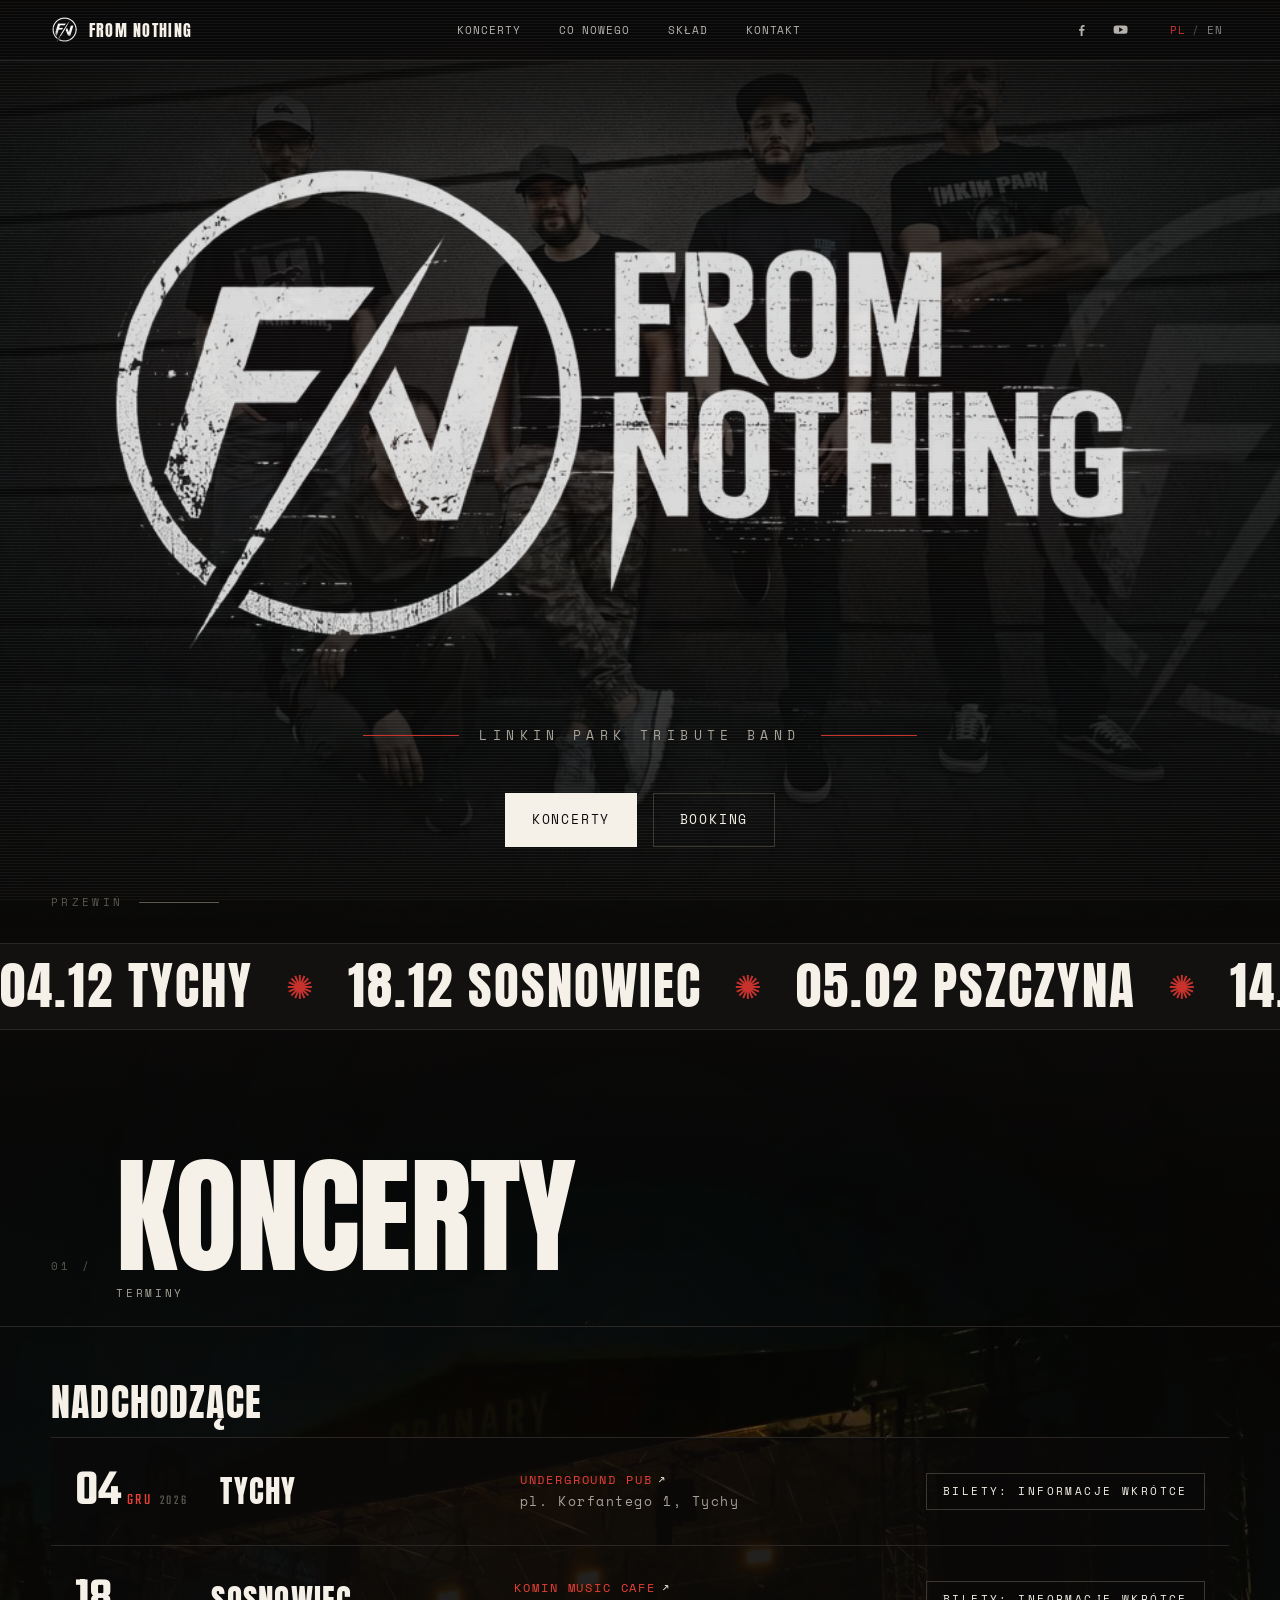
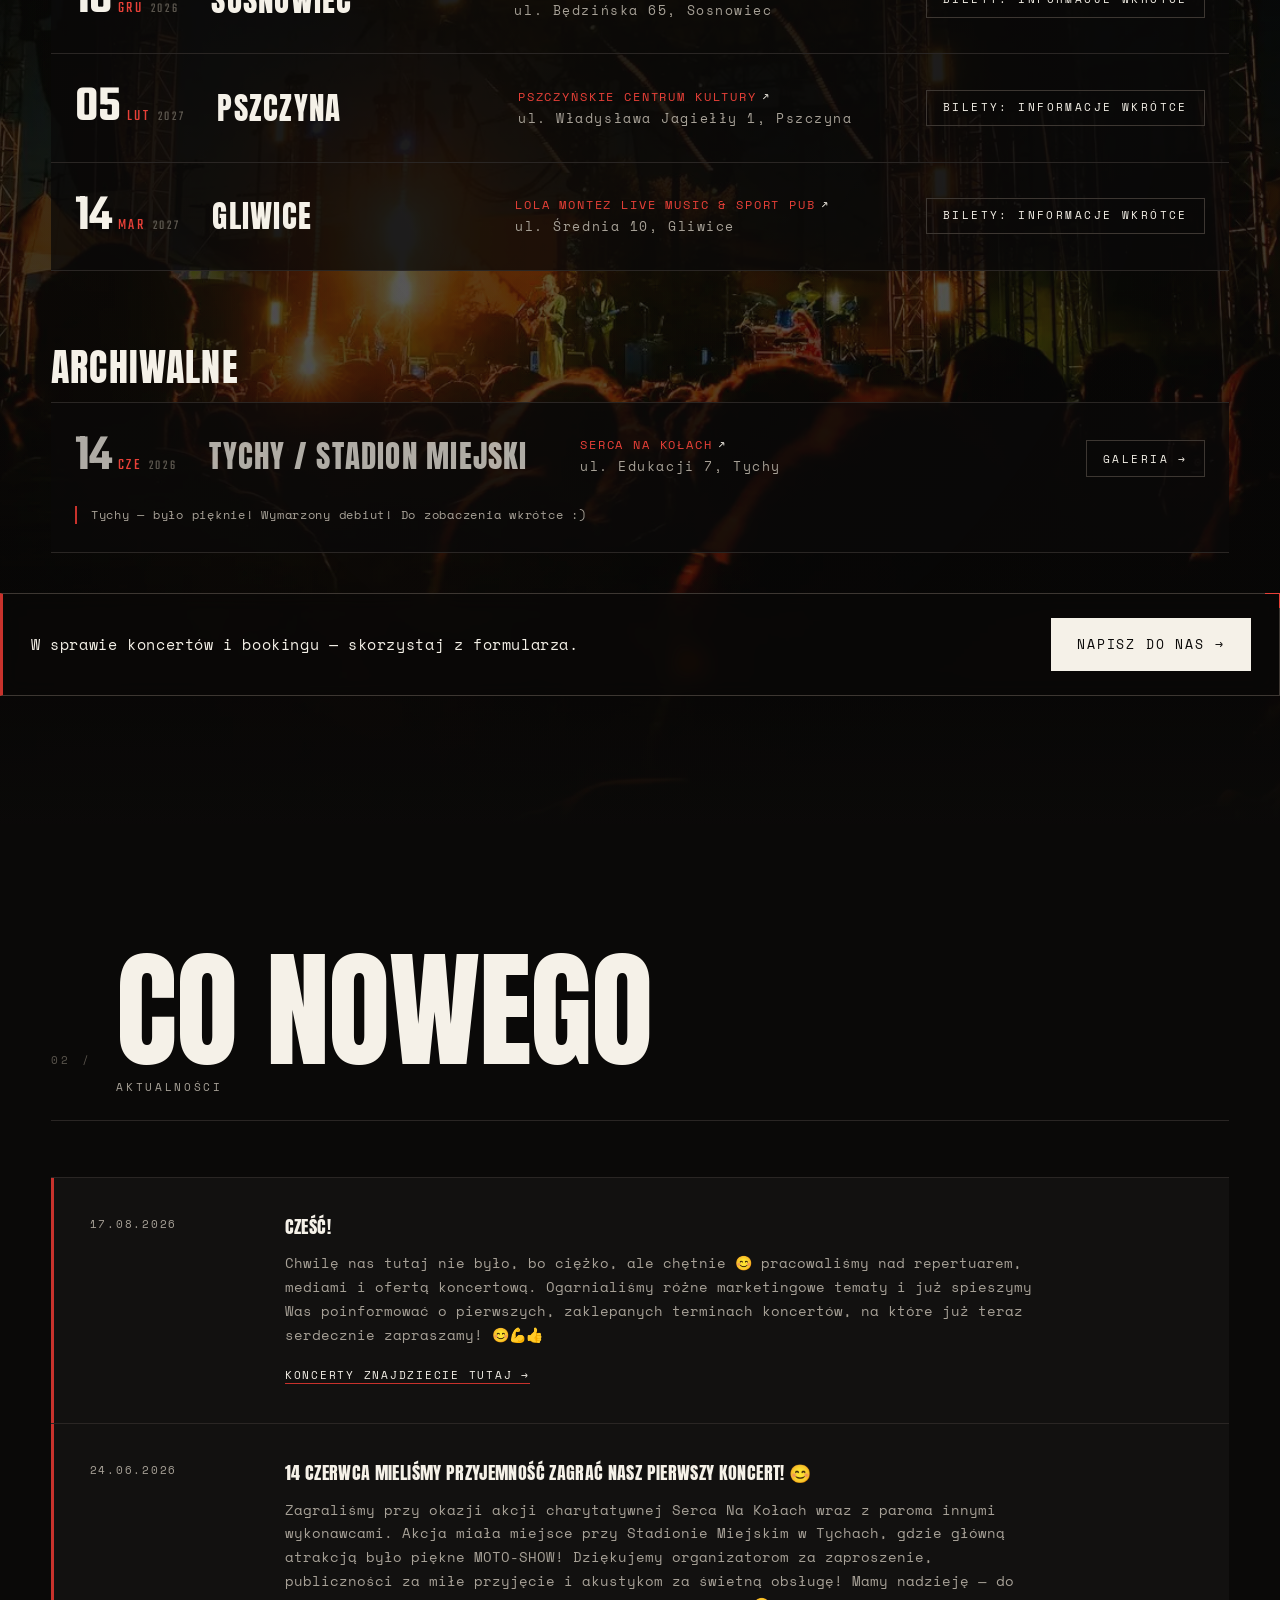
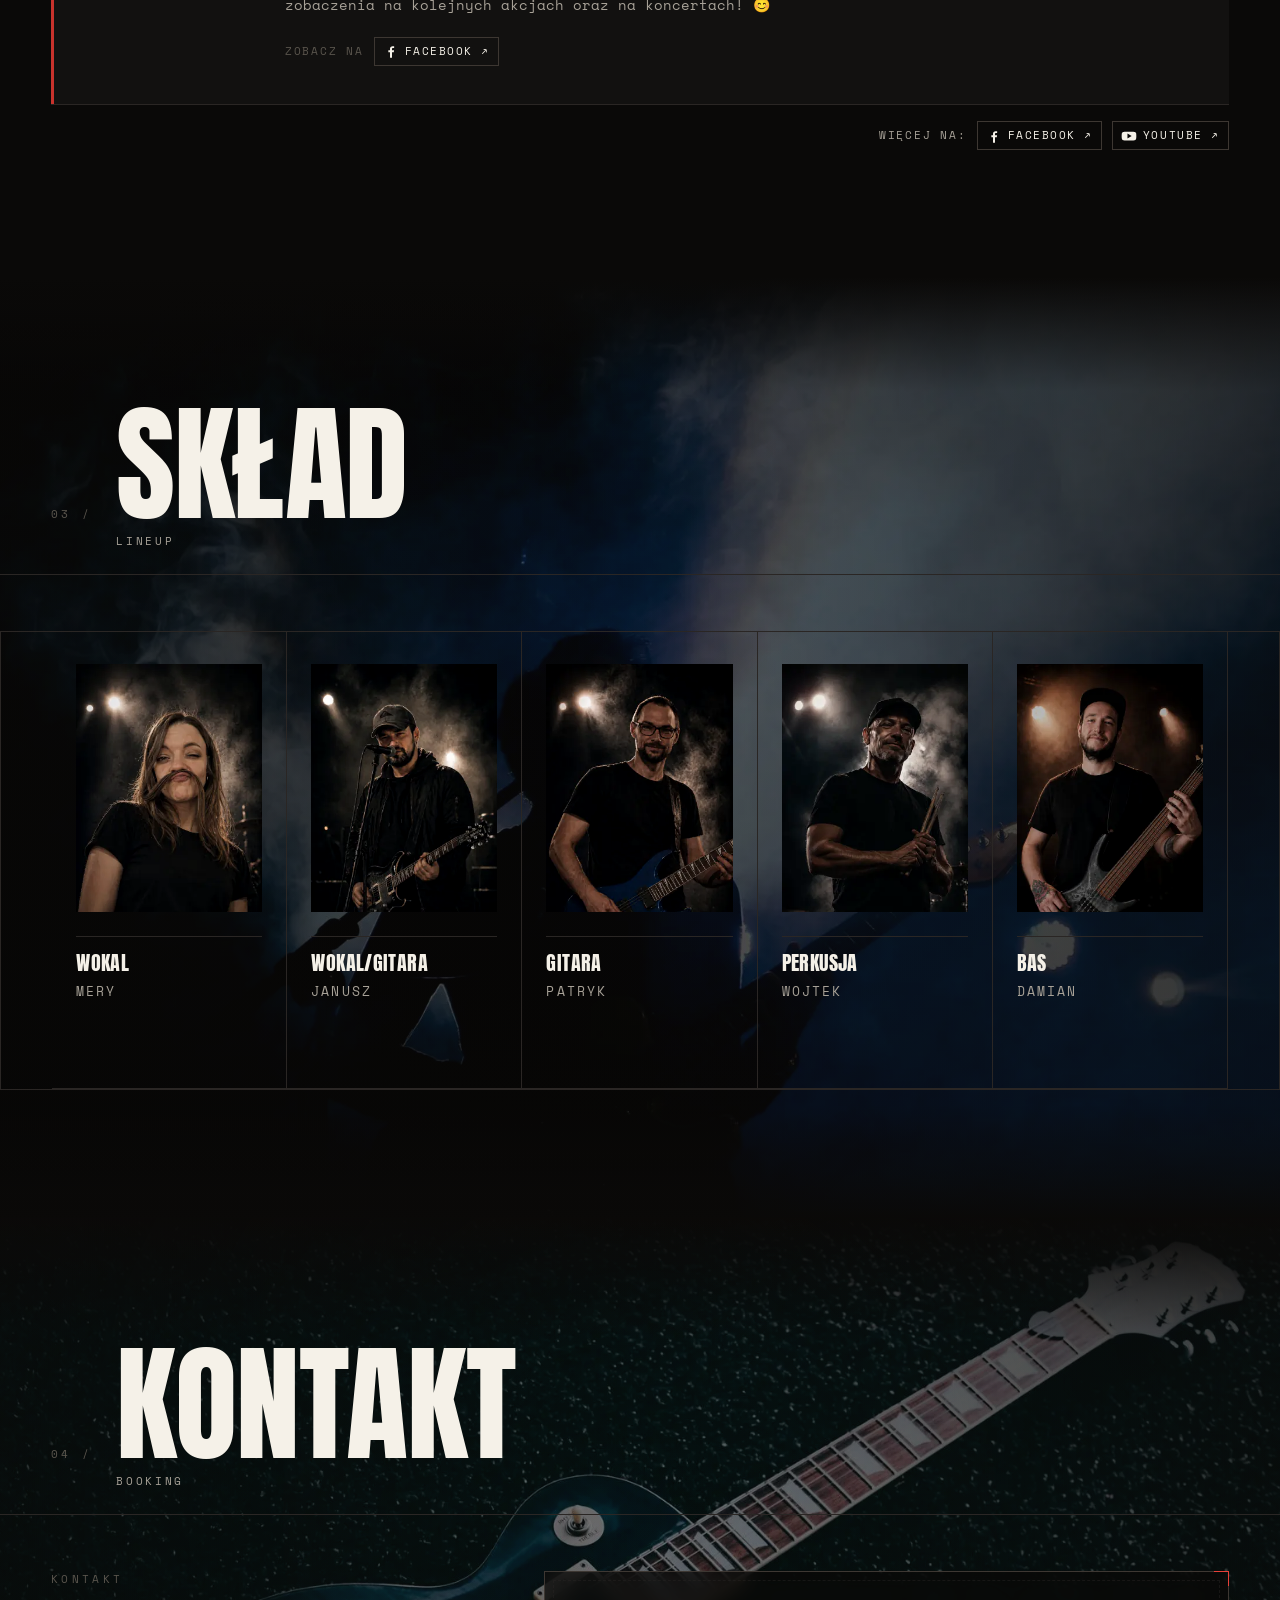
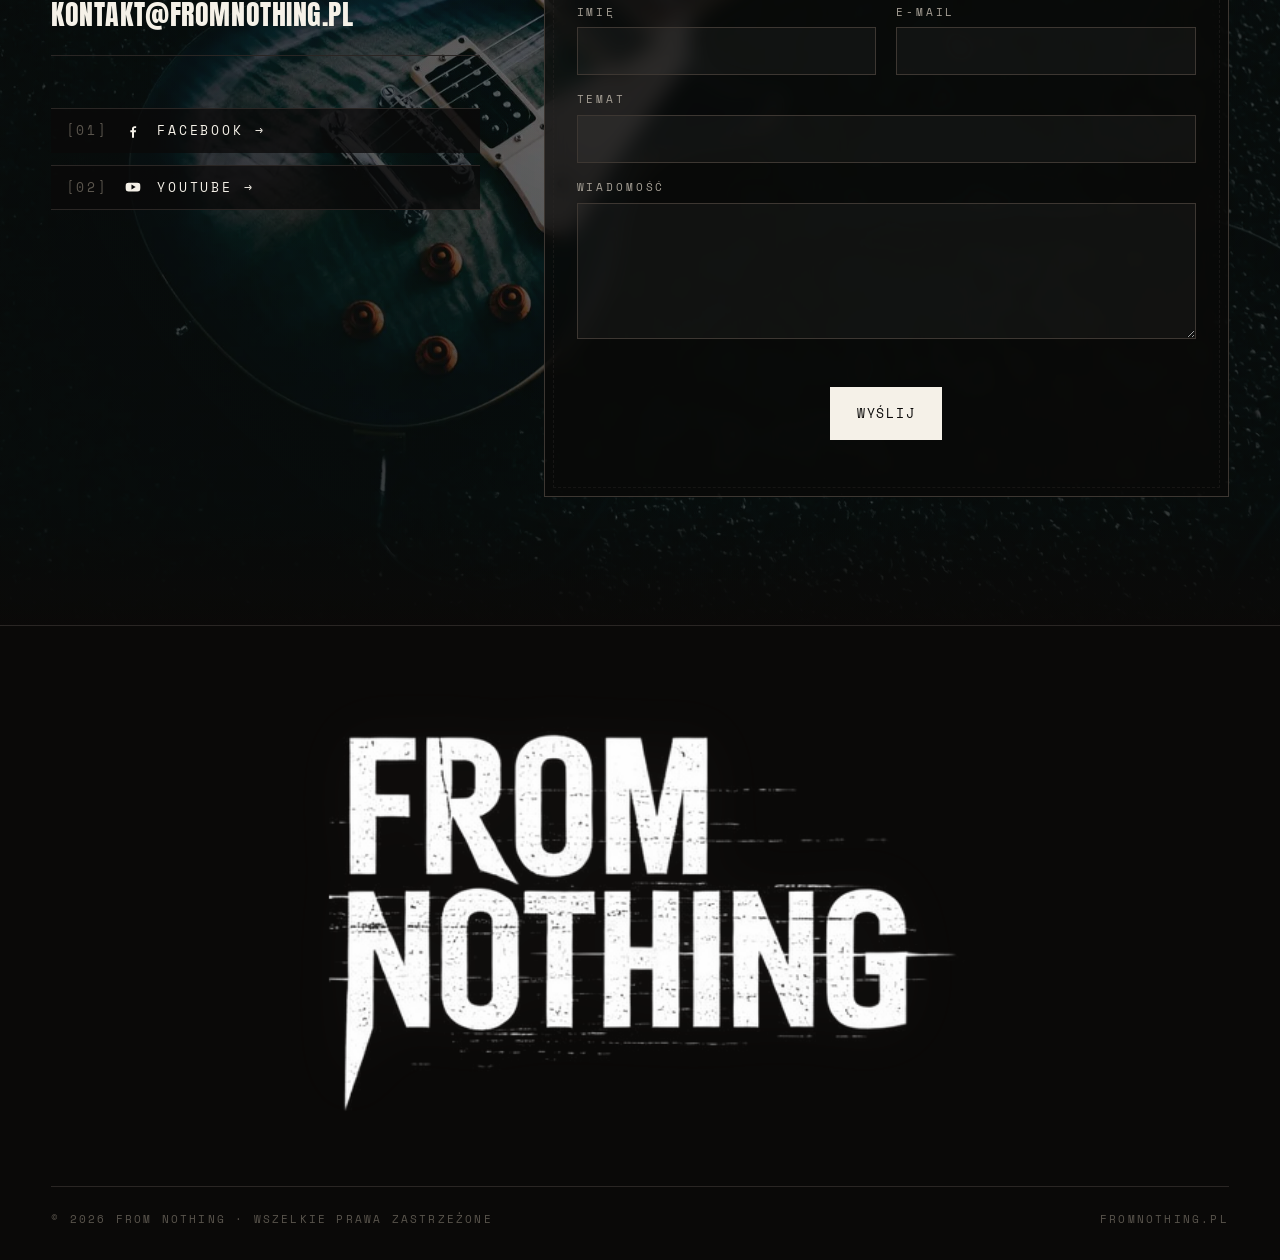
<file: index.html>
<!DOCTYPE html>
<html lang="pl" data-page="home">
<head>
  <meta charset="UTF-8" />
  <meta name="viewport" content="width=device-width, initial-scale=1.0" />
  <title>From Nothing — Linkin Park Tribute Band</title>
  <meta name="description" content="From Nothing - Linkin Park Tribute Band. Sprawdź gdzie gramy, poznaj skład i skontaktuj się w sprawie koncertów." />
  <link rel="canonical" href="https://fromnothing.pl/" />
  <link rel="alternate" hreflang="pl" href="https://fromnothing.pl/" />
  <link rel="alternate" hreflang="en" href="https://fromnothing.pl/?lang=en" />
  <link rel="alternate" hreflang="x-default" href="https://fromnothing.pl/" />
  <meta property="og:title" content="From Nothing — Linkin Park Tribute Band" />
  <meta property="og:description" content="Oficjalna strona polskiego tribute bandu Linkin Park: koncerty, skład i booking." />
  <meta property="og:url" content="https://fromnothing.pl/" />
  <meta property="og:type" content="website" />
  <meta property="og:site_name" content="From Nothing" />
  <meta property="og:locale" content="pl_PL" />
  <meta property="og:image" content="https://fromnothing.pl/assets/img/og-image.png" />
  <meta property="og:image:width" content="1080" />
  <meta property="og:image:height" content="1080" />
  <meta property="og:image:type" content="image/png" />
  <meta property="og:image:alt" content="From Nothing — Linkin Park Tribute Band" />
  <meta name="twitter:card" content="summary_large_image" />
  <meta name="twitter:title" content="From Nothing — Linkin Park Tribute Band" />
  <meta name="twitter:description" content="Oficjalna strona polskiego Linkin Park tribute bandu: koncerty, skład i booking." />
  <meta name="twitter:image" content="https://fromnothing.pl/assets/img/og-image.png" />
  <meta name="twitter:image:alt" content="From Nothing — Linkin Park Tribute Band" />
  <link rel="icon" type="image/png" sizes="32x32" href="/assets/img/favicon-32.png" />
  <link rel="icon" type="image/png" sizes="512x512" href="/assets/img/favicon.png" />
  <link rel="apple-touch-icon" sizes="180x180" href="/assets/img/favicon-180.png" />
  <link rel="preconnect" href="https://fonts.googleapis.com" />
  <link rel="preconnect" href="https://fonts.gstatic.com" crossorigin />
  <link rel="preload" as="image" href="/assets/img/bg-hero-2.webp?v=20260819" type="image/webp" fetchpriority="high" />
  <link href="https://fonts.googleapis.com/css2?family=Anton&family=Space+Mono:ital,wght@0,400;0,700;1,400&family=Teko:wght@300;400;600&display=swap" rel="stylesheet" />
  <link rel="stylesheet" href="/assets/css/style.css?v=20260817a" />
  <!-- LD:CONCERTS -->
  <script type="application/ld+json">
  {
    "@context": "https://schema.org",
    "@graph": [
      {
        "@type": "WebSite",
        "@id": "https://fromnothing.pl/#website",
        "url": "https://fromnothing.pl/",
        "name": "From Nothing - Linkin Park Tribute Band",
        "inLanguage": ["pl", "en"],
        "publisher": { "@id": "https://fromnothing.pl/#band" }
      },
      {
        "@type": "WebPage",
        "@id": "https://fromnothing.pl/#webpage-pl",
        "url": "https://fromnothing.pl/",
        "name": "From Nothing — Linkin Park Tribute Band",
        "description": "From Nothing - Linkin Park Tribute Band. Sprawdź gdzie gramy, poznaj skład i skontaktuj się w sprawie koncertów.",
        "inLanguage": "pl",
        "isPartOf": { "@id": "https://fromnothing.pl/#website" },
        "about": { "@id": "https://fromnothing.pl/#band" }
      },
      {
        "@type": "WebPage",
        "@id": "https://fromnothing.pl/?lang=en#webpage-en",
        "url": "https://fromnothing.pl/?lang=en",
        "name": "From Nothing — Linkin Park Tribute Band",
        "description": "Official website of From Nothing, a Polish Linkin Park tribute band. See shows, meet the lineup, and get in touch about booking.",
        "inLanguage": "en",
        "isPartOf": { "@id": "https://fromnothing.pl/#website" },
        "about": { "@id": "https://fromnothing.pl/#band" }
      },
      {
        "@type": "MusicGroup",
        "@id": "https://fromnothing.pl/#band",
        "name": "From Nothing",
        "url": "https://fromnothing.pl/",
        "description": "Linkin Park Tribute Band",
        "genre": ["Alternative rock", "Nu metal", "Tribute band"],
        "image": "https://fromnothing.pl/assets/img/og-image.png",
        "logo": "https://fromnothing.pl/assets/img/logo-full-black.png",
        "email": "kontakt@fromnothing.pl",
        "sameAs": [
          "https://www.facebook.com/FromNothingPoland/",
          "https://www.youtube.com/@FromNothingPoland"
        ],
        "event": [
          { "@id": "https://fromnothing.pl/#event-2026-12-04-underground-pub-tychy" },
          { "@id": "https://fromnothing.pl/#event-2026-12-18-komin-music-cafe-sosnowiec" },
          { "@id": "https://fromnothing.pl/#event-2027-02-05-pszczynskie-centrum-kultury" },
          { "@id": "https://fromnothing.pl/#event-2027-03-14-lola-montez-gliwice" }
        ],
        "member": [
          { "@type": "Person", "name": "Mery", "description": "Vocals" },
          { "@type": "Person", "name": "Janusz", "description": "Vocals and guitar" },
          { "@type": "Person", "name": "Patryk", "description": "Guitar" },
          { "@type": "Person", "name": "Wojtek", "description": "Drums" },
          { "@type": "Person", "name": "Damian", "description": "Bass guitar" }
        ]
      },
      {
        "@type": "MusicEvent",
        "@id": "https://fromnothing.pl/#event-2026-12-04-underground-pub-tychy",
        "name": "From Nothing — Underground Pub",
        "startDate": "2026-12-04",
        "location": {
          "@type": "Place",
          "name": "Underground Pub",
          "url": "https://undergroundpub.pl/",
          "address": {
            "@type": "PostalAddress",
            "streetAddress": "Korfantego 1",
            "addressLocality": "Tychy"
          }
        },
        "performer": { "@id": "https://fromnothing.pl/#band" }
      },
      {
        "@type": "MusicEvent",
        "@id": "https://fromnothing.pl/#event-2026-12-18-komin-music-cafe-sosnowiec",
        "name": "From Nothing — Komin Music Cafe",
        "startDate": "2026-12-18",
        "location": {
          "@type": "Place",
          "name": "Komin Music Cafe",
          "url": "https://kominmusiccafe.pl/",
          "address": {
            "@type": "PostalAddress",
            "streetAddress": "Będzińska 65",
            "postalCode": "41-205",
            "addressLocality": "Sosnowiec"
          }
        },
        "performer": { "@id": "https://fromnothing.pl/#band" }
      },
      {
        "@type": "MusicEvent",
        "@id": "https://fromnothing.pl/#event-2027-02-05-pszczynskie-centrum-kultury",
        "name": "From Nothing — Pszczyńskie Centrum Kultury",
        "startDate": "2027-02-05",
        "location": {
          "@type": "Place",
          "name": "Pszczyńskie Centrum Kultury",
          "url": "https://pckul.pl/",
          "address": {
            "@type": "PostalAddress",
            "streetAddress": "Władysława Jagiełły 1",
            "postalCode": "43-200",
            "addressLocality": "Pszczyna"
          }
        },
        "performer": { "@id": "https://fromnothing.pl/#band" }
      },
      {
        "@type": "MusicEvent",
        "@id": "https://fromnothing.pl/#event-2027-03-14-lola-montez-gliwice",
        "name": "From Nothing — Lola Montez Live Music & Sport Pub",
        "startDate": "2027-03-14",
        "location": {
          "@type": "Place",
          "name": "Lola Montez Live Music & Sport Pub",
          "url": "https://www.facebook.com/p/Lola-Montez-Live-Music-Sport-Pub-61585042743978/",
          "address": {
            "@type": "PostalAddress",
            "streetAddress": "Średnia 10",
            "postalCode": "44-100",
            "addressLocality": "Gliwice",
            "addressCountry": "PL"
          }
        },
        "performer": { "@id": "https://fromnothing.pl/#band" }
      }
    ]
  }
  </script>
  <!-- /LD:CONCERTS -->
</head>
<body>
  <div class="scanlines" aria-hidden="true"></div>

  <!-- NAV -->
  <header class="nav">
    <a href="#top" class="nav__brand" aria-label="From Nothing — home">
      <img src="/assets/img/logo-symbol-white-small.png" alt="" class="nav__logo" width="56" height="56" fetchpriority="high" />
      <span class="nav__name">FROM NOTHING</span>
    </a>
    <nav class="nav__links" id="navLinks" aria-label="Primary">
      <a href="#tour" data-i18n="nav.tour">Koncerty</a>
      <a href="#updates" data-i18n="nav.updates">Co nowego</a>
      <a href="#lineup" data-i18n="nav.lineup">Skład</a>
      <a href="#contact" data-i18n="nav.contact">Kontakt</a>
    </nav>
    <div class="nav__right">
      <div class="nav__social" aria-label="Social media">
        <a href="https://www.facebook.com/FromNothingPoland/" target="_blank" rel="noopener" class="nav__social-link" aria-label="Facebook">
          <svg viewBox="0 0 24 24" aria-hidden="true">
            <path d="M13.5 22v-8h2.7l.4-3h-3.1V9.1c0-.9.3-1.6 1.7-1.6H16.7V4.8c-.3 0-1.2-.1-2.3-.1-2.3 0-3.9 1.4-3.9 4V11H8v3h2.5v8h3z"/>
          </svg>
        </a>
        <a href="https://www.youtube.com/@FromNothingPoland" target="_blank" rel="noopener" class="nav__social-link" aria-label="YouTube">
          <svg viewBox="0 0 24 24" aria-hidden="true">
            <path d="M23 12.1s0-3-0.4-4.5c-.2-.8-.9-1.5-1.8-1.7C19.2 5.5 12 5.5 12 5.5s-7.2 0-8.8.4c-.8.2-1.5.9-1.8 1.7C1 9.1 1 12.1 1 12.1s0 3 .4 4.5c.2.8.9 1.5 1.8 1.7 1.6.4 8.8.4 8.8.4s7.2 0 8.8-.4c.8-.2 1.5-.9 1.8-1.7.4-1.5.4-4.5.4-4.5zM9.7 15.9V8.3l6.3 3.8-6.3 3.8z"/>
          </svg>
        </a>
      </div>
      <div class="nav__lang" role="group" aria-label="Language">
        <a href="/" hreflang="pl" lang="pl" data-lang="pl" class="lang-btn is-active" aria-current="page">PL</a>
        <span class="lang-sep">/</span>
        <a href="/?lang=en" hreflang="en" lang="en" data-lang="en" class="lang-btn">EN</a>
      </div>
      <button type="button" class="nav__toggle" id="navToggle" aria-label="Menu" aria-expanded="false" aria-controls="navLinks">
        <span></span><span></span><span></span>
      </button>
    </div>
  </header>

  <!-- HERO -->
  <section id="top" class="hero">
    <div class="hero__ghost" aria-hidden="true">
      <img src="/assets/img/logo-symbol-white.png" alt="" width="403" height="404" />
    </div>

    <div class="hero__logo">
      <img src="/assets/img/logo-full-white.webp" alt="From Nothing" width="832" height="404" fetchpriority="high" />
    </div>

    <h1 class="hero__subtitle">
      <span class="visually-hidden">From Nothing — </span>
      <span class="hero__subtitle-bar" aria-hidden="true"></span>
      <span data-i18n="hero.subtitle">Linkin Park Tribute Band</span>
      <span class="hero__subtitle-bar" aria-hidden="true"></span>
    </h1>

    <div class="hero__cta">
      <a href="#tour" class="btn btn--primary" data-i18n="hero.cta.tour">Koncerty</a>
      <a href="#contact" class="btn btn--ghost" data-i18n="hero.cta.book">Booking</a>
    </div>

    <div class="hero__scroll" aria-hidden="true">
      <span data-i18n="hero.scroll">Przewiń</span>
      <div class="hero__scroll-line"></div>
    </div>
  </section>

  <!-- MARQUEE TICKER -->
  <div class="ticker" aria-hidden="true">
    <div class="ticker__track">
      <!-- CONCERTS:TICKER -->
      <span>04.12 TYCHY</span><span class="ticker__dot">✺</span>
      <span>18.12 SOSNOWIEC</span><span class="ticker__dot">✺</span>
      <span>05.02 PSZCZYNA</span><span class="ticker__dot">✺</span>
      <span>14.03 GLIWICE</span><span class="ticker__dot">✺</span>
      <!-- duplicate for seamless loop -->
      <span>04.12 TYCHY</span><span class="ticker__dot">✺</span>
      <span>18.12 SOSNOWIEC</span><span class="ticker__dot">✺</span>
      <span>05.02 PSZCZYNA</span><span class="ticker__dot">✺</span>
      <span>14.03 GLIWICE</span><span class="ticker__dot">✺</span>
      <!-- /CONCERTS:TICKER -->
    </div>
  </div>

  <!-- TOUR -->
  <section id="tour" class="section tour section--bg">
    <header class="section__head">
      <span class="section__num">01 /</span>
      <h2 class="section__title" data-i18n="tour.title">Koncerty</h2>
      <p class="section__sub" data-i18n="tour.sub">Terminy</p>
    </header>

    <section class="tour__group" aria-labelledby="tour-upcoming-title">
      <h3 class="tour__group-title" id="tour-upcoming-title" data-i18n="tour.upcoming">Nadchodzące</h3>
      <ol class="tour__list">
        <!-- CONCERTS:UPCOMING -->
        <li class="tour__row">
          <time class="tour__date" datetime="2026-12-04">
            <span class="tour__day">04</span>
            <span class="tour__month" data-i18n="months.12">GRU</span>
            <span class="tour__year">2026</span>
          </time>
          <div class="tour__city">Tychy</div>
          <div class="tour__venue">
            <a href="https://undergroundpub.pl/" target="_blank" rel="noopener" class="tour__event-link">
              <span>Underground Pub</span>
              <span class="tour__event-arrow" aria-hidden="true">↗</span>
            </a>
            <span class="tour__venue-addr">pl. Korfantego 1, Tychy</span>
          </div>
          <div class="tour__action">
            <span class="tour__ticket tour__ticket--status" data-i18n="tour.ticketsSoon">Bilety: informacje wkrótce</span>
          </div>
        </li>
        <li class="tour__row">
          <time class="tour__date" datetime="2026-12-18">
            <span class="tour__day">18</span>
            <span class="tour__month" data-i18n="months.12">GRU</span>
            <span class="tour__year">2026</span>
          </time>
          <div class="tour__city">Sosnowiec</div>
          <div class="tour__venue">
            <a href="https://kominmusiccafe.pl/" target="_blank" rel="noopener" class="tour__event-link">
              <span>Komin Music Cafe</span>
              <span class="tour__event-arrow" aria-hidden="true">↗</span>
            </a>
            <span class="tour__venue-addr">ul. Będzińska 65, Sosnowiec</span>
          </div>
          <div class="tour__action">
            <span class="tour__ticket tour__ticket--status" data-i18n="tour.ticketsSoon">Bilety: informacje wkrótce</span>
          </div>
        </li>
        <li class="tour__row">
          <time class="tour__date" datetime="2027-02-05">
            <span class="tour__day">05</span>
            <span class="tour__month" data-i18n="months.02">LUT</span>
            <span class="tour__year">2027</span>
          </time>
          <div class="tour__city">Pszczyna</div>
          <div class="tour__venue">
            <a href="https://pckul.pl/" target="_blank" rel="noopener" class="tour__event-link">
              <span>Pszczyńskie Centrum Kultury</span>
              <span class="tour__event-arrow" aria-hidden="true">↗</span>
            </a>
            <span class="tour__venue-addr">ul. Władysława Jagiełły 1, Pszczyna</span>
          </div>
          <div class="tour__action">
            <span class="tour__ticket tour__ticket--status" data-i18n="tour.ticketsSoon">Bilety: informacje wkrótce</span>
          </div>
        </li>
        <li class="tour__row">
          <time class="tour__date" datetime="2027-03-14">
            <span class="tour__day">14</span>
            <span class="tour__month" data-i18n="months.03">MAR</span>
            <span class="tour__year">2027</span>
          </time>
          <div class="tour__city">Gliwice</div>
          <div class="tour__venue">
            <a href="https://www.facebook.com/p/Lola-Montez-Live-Music-Sport-Pub-61585042743978/" target="_blank" rel="noopener" class="tour__event-link">
              <span>Lola Montez Live Music &amp; Sport Pub</span>
              <span class="tour__event-arrow" aria-hidden="true">↗</span>
            </a>
            <span class="tour__venue-addr">ul. Średnia 10, Gliwice</span>
          </div>
          <div class="tour__action">
            <span class="tour__ticket tour__ticket--status" data-i18n="tour.ticketsSoon">Bilety: informacje wkrótce</span>
          </div>
        </li>
        <!-- /CONCERTS:UPCOMING -->
      </ol>
    </section>

    <section class="tour__group" aria-labelledby="tour-past-title">
      <h3 class="tour__group-title" id="tour-past-title" data-i18n="tour.past">Archiwalne</h3>
      <ol class="tour__list">
        <!-- CONCERTS:PAST -->
        <li class="tour__row tour__row--past">
          <time class="tour__date" datetime="2026-06-14">
            <span class="tour__day">14</span>
            <span class="tour__month" data-i18n="months.06">CZE</span>
            <span class="tour__year">2026</span>
          </time>
          <div class="tour__city">TYCHY / Stadion Miejski</div>
          <div class="tour__venue">
            <a href="https://www.facebook.com/sercanakolach" target="_blank" rel="noopener" class="tour__event-link">
              <span>Serca Na Kołach</span>
              <span class="tour__event-arrow" aria-hidden="true">↗</span>
            </a>
            <span class="tour__venue-addr">ul. Edukacji 7, Tychy</span>
          </div>
          <div class="tour__action">
            <a href="https://www.facebook.com/photo/?fbid=1426104506219758&set=pcb.1426106189552923" target="_blank" rel="noopener" class="tour__ticket" data-i18n="tour.gallery">Galeria →</a>
          </div>
          <p class="tour__thanks" data-i18n="tour.thanks">Tychy — było pięknie! Wymarzony debiut! Do zobaczenia wkrótce :)</p>
        </li>
        <!-- /CONCERTS:PAST -->
      </ol>
    </section>

    <aside class="tour__cta">
      <p class="tour__cta-text" data-i18n="tour.more">W sprawie koncertów i bookingu — skorzystaj z formularza.</p>
      <a href="#contact" class="btn btn--primary" data-i18n="tour.more.cta">Napisz do nas →</a>
    </aside>
  </section>

  <!-- UPDATES -->
  <section id="updates" class="section updates">
    <header class="section__head">
      <span class="section__num">02 /</span>
      <h2 class="section__title" data-i18n="updates.title">Co nowego</h2>
      <p class="section__sub" data-i18n="updates.sub">Aktualności</p>
    </header>

    <ol class="updates__list">
      <li class="updates__item">
        <article class="update">
          <header class="update__meta">
            <time datetime="2026-08-17">17.08.2026</time>
          </header>
          <div class="update__content">
            <h3 data-i18n="updates.post1.title">Cześć!</h3>
            <p data-i18n="updates.post1.body">Chwilę nas tutaj nie było, bo ciężko, ale chętnie 😊 pracowaliśmy nad repertuarem, mediami i ofertą koncertową. Ogarnialiśmy różne marketingowe tematy i już spieszymy Was poinformować o pierwszych, zaklepanych terminach koncertów, na które już teraz serdecznie zapraszamy! 😊💪👍</p>
            <a href="#tour" class="update__link" data-i18n="updates.post1.cta">Koncerty znajdziecie tutaj →</a>
          </div>
        </article>
      </li>
      <li class="updates__item">
        <article class="update">
          <header class="update__meta">
            <time datetime="2026-06-24">24.06.2026</time>
          </header>
          <div class="update__content">
            <h3 data-i18n="updates.post2.title">14 czerwca mieliśmy przyjemność zagrać nasz pierwszy koncert! 😊</h3>
            <p data-i18n="updates.post2.body">Zagraliśmy przy okazji akcji charytatywnej Serca Na Kołach wraz z paroma innymi wykonawcami. Akcja miała miejsce przy Stadionie Miejskim w Tychach, gdzie główną atrakcją było piękne MOTO-SHOW! Dziękujemy organizatorom za zaproszenie, publiczności za miłe przyjęcie i akustykom za świetną obsługę! Mamy nadzieję — do zobaczenia na kolejnych akcjach oraz na koncertach! 😊</p>
            <div class="update__references">
              <span class="update__references-label" aria-hidden="true" data-i18n="updates.linksLabel">Zobacz na</span>
              <a href="https://www.facebook.com/FromNothingPoland/posts/pfbid0dGzKtS9McMHQ4iuJLKWHHuJZBi8s9vAGKsiL28PsFysEJ4VAAmUfUKyRwQS9uj3Rl" target="_blank" rel="noopener" class="update__reference">
                <svg viewBox="0 0 24 24" aria-hidden="true">
                  <path d="M13.5 22v-8h2.7l.4-3h-3.1V9.1c0-.9.3-1.6 1.7-1.6H16.7V4.8c-.3 0-1.2-.1-2.3-.1-2.3 0-3.9 1.4-3.9 4V11H8v3h2.5v8h3z"/>
                </svg>
                <span class="visually-hidden" data-i18n="updates.linksLabel">Zobacz na</span>
                <span data-i18n="updates.post2.cta">Facebook ↗</span>
                <span class="visually-hidden" data-i18n="a11y.newTab">(otwiera się w nowej karcie)</span>
              </a>
            </div>
          </div>
        </article>
      </li>
    </ol>

    <nav class="updates__more" aria-labelledby="updates-more-label">
      <span class="updates__more-label" id="updates-more-label" data-i18n="updates.moreLabel">Więcej na:</span>
      <a href="https://www.facebook.com/FromNothingPoland/" target="_blank" rel="noopener" class="update__reference">
        <svg viewBox="0 0 24 24" aria-hidden="true">
          <path d="M13.5 22v-8h2.7l.4-3h-3.1V9.1c0-.9.3-1.6 1.7-1.6H16.7V4.8c-.3 0-1.2-.1-2.3-.1-2.3 0-3.9 1.4-3.9 4V11H8v3h2.5v8h3z"/>
        </svg>
        <span>Facebook ↗</span>
        <span class="visually-hidden" data-i18n="a11y.newTab">(otwiera się w nowej karcie)</span>
      </a>
      <a href="https://www.youtube.com/@FromNothingPoland" target="_blank" rel="noopener" class="update__reference">
        <svg viewBox="0 0 24 24" aria-hidden="true">
          <path d="M23 12.1s0-3-0.4-4.5c-.2-.8-.9-1.5-1.8-1.7C19.2 5.5 12 5.5 12 5.5s-7.2 0-8.8.4c-.8.2-1.5.9-1.8 1.7C1 9.1 1 12.1 1 12.1s0 3 .4 4.5c.2.8.9 1.5 1.8 1.7 1.6.4 8.8.4 8.8.4s7.2 0 8.8-.4c.8-.2 1.5-.9 1.8-1.7.4-1.5.4-4.5.4-4.5zM9.7 15.9V8.3l6.3 3.8-6.3 3.8z"/>
        </svg>
        <span>YouTube ↗</span>
        <span class="visually-hidden" data-i18n="a11y.newTab">(otwiera się w nowej karcie)</span>
      </a>
    </nav>
  </section>

  <!-- LINEUP -->
  <section id="lineup" class="section lineup section--bg">
    <header class="section__head">
      <span class="section__num">03 /</span>
      <h2 class="section__title" data-i18n="lineup.title">Skład</h2>
      <p class="section__sub" data-i18n="lineup.sub">Lineup</p>
    </header>

    <div class="lineup__grid">
      <article class="member member--photo">
        <div class="member__portrait">
          <img src="/assets/img/member-mery-thumbnail.webp" alt="Mery — wokal" width="320" height="481" loading="lazy" decoding="async" />
        </div>
        <div class="member__meta">
          <h3 class="member__role" data-i18n="role.vox">Wokal</h3>
          <p class="member__name">Mery</p>
        </div>
      </article>

      <article class="member member--photo">
        <div class="member__portrait">
          <img src="/assets/img/member-janusz-thumbnail.webp" alt="Janusz — wokal, gitara" width="320" height="400" loading="lazy" decoding="async" />
        </div>
        <div class="member__meta">
          <h3 class="member__role" data-i18n="role.voxGuitar">Wokal/Gitara</h3>
          <p class="member__name">Janusz</p>
        </div>
      </article>

      <article class="member member--photo">
        <div class="member__portrait">
          <img src="/assets/img/member-patryk2-thumbnail.webp" alt="Patryk — gitara" width="320" height="480" loading="lazy" decoding="async" />
        </div>
        <div class="member__meta">
          <h3 class="member__role" data-i18n="role.guitar">Gitara</h3>
          <p class="member__name">Patryk</p>
        </div>
      </article>

      <article class="member member--photo">
        <div class="member__portrait">
          <img src="/assets/img/member-wojtek-thumbnail.webp" alt="Wojtek — perkusja" width="320" height="480" loading="lazy" decoding="async" />
        </div>
        <div class="member__meta">
          <h3 class="member__role" data-i18n="role.drums">Perkusja</h3>
          <p class="member__name">Wojtek</p>
        </div>
      </article>

      <article class="member member--photo">
        <div class="member__portrait">
          <img src="/assets/img/member-damian-thumbnail.webp" alt="Damian — bas" width="320" height="480" loading="lazy" decoding="async" />
        </div>
        <div class="member__meta">
          <h3 class="member__role" data-i18n="role.bass">Bas</h3>
          <p class="member__name">Damian</p>
        </div>
      </article>
    </div>
  </section>

  <!-- CONTACT -->
  <section id="contact" class="section contact section--bg">
    <header class="section__head">
      <span class="section__num">04 /</span>
      <h2 class="section__title" data-i18n="contact.title">Kontakt</h2>
      <p class="section__sub" data-i18n="contact.sub">Booking</p>
    </header>

    <div class="contact__grid">
      <aside class="contact__info">
        <div class="contact__block">
          <span class="contact__label" data-i18n="contact.bookingLabel">Booking</span>
          <a href="mailto:kontakt@fromnothing.pl" class="contact__email" id="bookingEmail">kontakt@fromnothing.pl</a>
        </div>
        <div class="contact__social">
<!--          <a href="#" target="_blank" rel="noopener" class="social" id="socialIg">-->
<!--            <span class="social__num">[01]</span> INSTAGRAM →-->
<!--          </a>-->
          <a href="https://www.facebook.com/FromNothingPoland/" target="_blank" rel="noopener" class="social" id="socialFb">
            <span class="social__num">[01]</span>
            <svg viewBox="0 0 24 24" aria-hidden="true">
              <path d="M13.5 22v-8h2.7l.4-3h-3.1V9.1c0-.9.3-1.6 1.7-1.6H16.7V4.8c-.3 0-1.2-.1-2.3-.1-2.3 0-3.9 1.4-3.9 4V11H8v3h2.5v8h3z"/>
            </svg>
            <span>FACEBOOK →</span>
          </a>
          <a href="https://www.youtube.com/@FromNothingPoland" target="_blank" rel="noopener" class="social" id="socialYT">
            <span class="social__num">[02]</span>
            <svg viewBox="0 0 24 24" aria-hidden="true">
              <path d="M23 12.1s0-3-0.4-4.5c-.2-.8-.9-1.5-1.8-1.7C19.2 5.5 12 5.5 12 5.5s-7.2 0-8.8.4c-.8.2-1.5.9-1.8 1.7C1 9.1 1 12.1 1 12.1s0 3 .4 4.5c.2.8.9 1.5 1.8 1.7 1.6.4 8.8.4 8.8.4s7.2 0 8.8-.4c.8-.2 1.5-.9 1.8-1.7.4-1.5.4-4.5.4-4.5zM9.7 15.9V8.3l6.3 3.8-6.3 3.8z"/>
            </svg>
            <span>YOUTUBE →</span>
          </a>
        </div>
      </aside>

      <form class="contact__form" id="contactForm" novalidate>
        <!-- Honeypot: invisible and unreachable by keyboard/AT. Real visitors
             never see or fill this; a filled value tells /api/contact the
             submission is a bot and it fakes a normal success without
             writing anything. -->
        <div class="field field--hp" aria-hidden="true">
          <label for="f-website">Website</label>
          <input id="f-website" name="website" type="text" tabindex="-1" autocomplete="off" />
        </div>
        <div class="field">
          <label for="f-name" data-i18n="form.name">Imię</label>
          <input id="f-name" name="name" type="text" required autocomplete="name" />
        </div>
        <div class="field">
          <label for="f-email" data-i18n="form.email">E-mail</label>
          <input id="f-email" name="email" type="email" required autocomplete="email" />
        </div>
        <div class="field field--wide">
          <label for="f-subject" data-i18n="form.subject">Temat</label>
          <input id="f-subject" name="subject" type="text" required />
        </div>
        <div class="field field--wide">
          <label for="f-message" data-i18n="form.message">Wiadomość</label>
          <textarea id="f-message" name="message" rows="5" required></textarea>
        </div>
        <div class="field field--wide form__captcha">
          <div class="cf-turnstile" data-sitekey="0x4AAAAAAD_xD9NQyau6KPFl" data-theme="dark" data-size="flexible"></div>
        </div>
        <div class="field field--wide form__actions">
          <button type="submit" class="btn btn--primary" data-i18n="form.send">Wyślij</button>
          <span class="form__status" id="formStatus" aria-live="polite"></span>
        </div>
      </form>
    </div>
  </section>

  <!-- FOOTER -->
  <footer class="footer">
    <div class="footer__top">
      <img src="/assets/img/wordmark-white.png" alt="From Nothing" class="footer__wordmark" width="469" height="298" loading="lazy" decoding="async" />
    </div>
    <div class="footer__bottom">
      <span class="footer__copy">© <span id="year">2026</span> FROM NOTHING · <span data-i18n="footer.rights">Wszelkie prawa zastrzeżone</span></span>
      <span class="footer__meta">fromnothing.pl</span>
    </div>
  </footer>

  <!-- Turnstile is fetched lazily by app.js (contact section intersecting
       the viewport, or first focus inside the form) instead of on every
       page load — data-src, not src, so the browser never fetches it until
       app.js promotes it. Implicit rendering: once it executes it scans the
       DOM for `.cf-turnstile` and renders the widget itself. -->
  <script id="turnstileScript" data-src="https://challenges.cloudflare.com/turnstile/v0/api.js" defer></script>
  <script src="/assets/js/app.js?v=20260817a" defer></script>
</body>
</html>
</file>
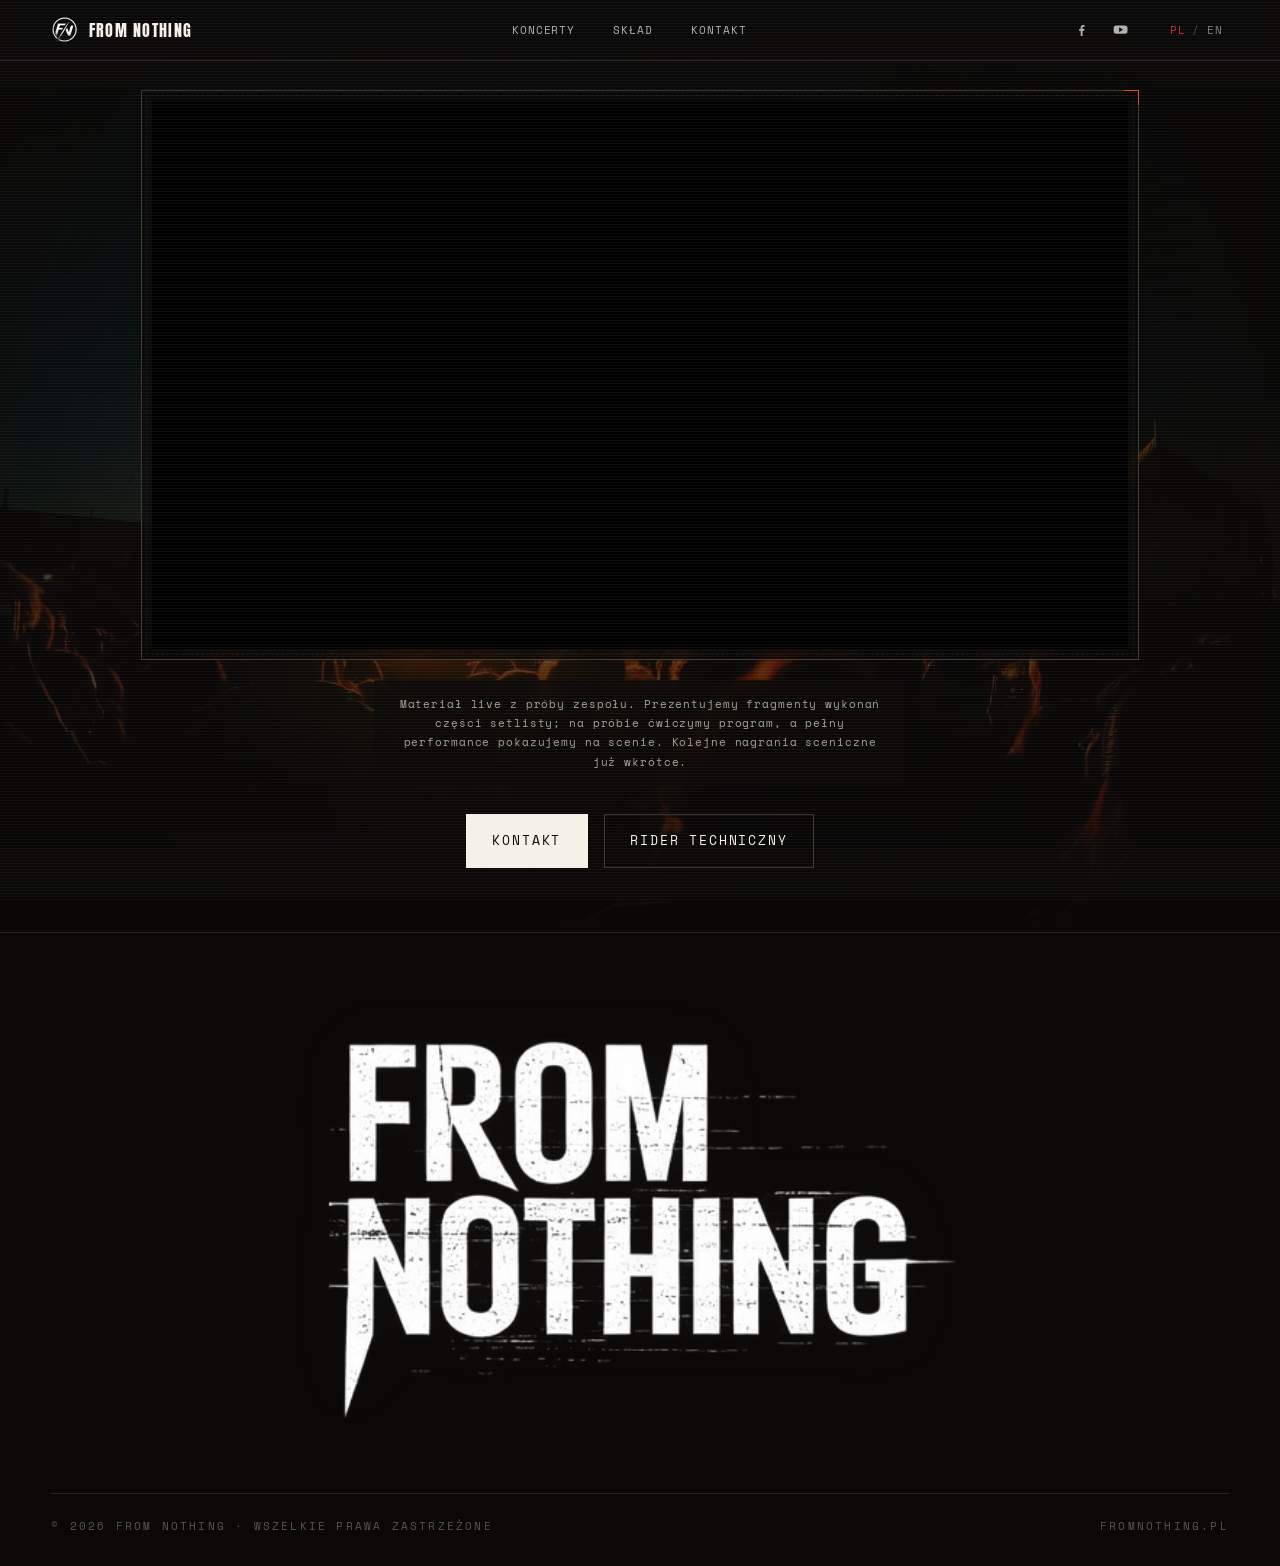
<file: posluchajnas.html>
<!DOCTYPE html>
<html lang="pl" data-page="posluchajnas">
<head>
  <meta charset="UTF-8" />
  <meta name="viewport" content="width=device-width, initial-scale=1.0" />
  <title>Posłuchaj nas — From Nothing | Linkin Park Tribute Band</title>
  <meta name="description" content="Zobacz i posłuchaj From Nothing — kompilacja nagrań z próby. Linkin Park tribute band. Kontakt w sprawie koncertów i rider techniczny." />
  <link rel="canonical" href="https://fromnothing.pl/posluchajnas" />
  <link rel="alternate" hreflang="pl" href="https://fromnothing.pl/posluchajnas" />
  <link rel="alternate" hreflang="en" href="https://fromnothing.pl/posluchajnas?lang=en" />
  <link rel="alternate" hreflang="x-default" href="https://fromnothing.pl/posluchajnas" />
  <meta property="og:title" content="Posłuchaj nas — From Nothing | Linkin Park Tribute Band" />
  <meta property="og:description" content="Kompilacja nagrań z próby From Nothing — polskiego tribute bandu Linkin Park." />
  <meta property="og:url" content="https://fromnothing.pl/posluchajnas" />
  <meta property="og:type" content="website" />
  <meta property="og:site_name" content="From Nothing" />
  <meta property="og:locale" content="pl_PL" />
  <meta property="og:image" content="https://fromnothing.pl/assets/img/poster-live-2026.jpg" />
  <meta property="og:image:width" content="1200" />
  <meta property="og:image:height" content="675" />
  <meta property="og:image:type" content="image/jpeg" />
  <meta property="og:image:alt" content="From Nothing na scenie podczas próby" />
  <meta name="twitter:card" content="summary_large_image" />
  <meta name="twitter:title" content="Posłuchaj nas — From Nothing | Linkin Park Tribute Band" />
  <meta name="twitter:description" content="Kompilacja nagrań z próby From Nothing — polskiego tribute bandu Linkin Park." />
  <meta name="twitter:image" content="https://fromnothing.pl/assets/img/poster-live-2026.jpg" />
  <meta name="twitter:image:alt" content="From Nothing na scenie podczas próby" />
  <link rel="icon" type="image/png" sizes="32x32" href="/assets/img/favicon-32.png" />
  <link rel="icon" type="image/png" sizes="512x512" href="/assets/img/favicon.png" />
  <link rel="apple-touch-icon" sizes="180x180" href="/assets/img/favicon-180.png" />
  <link rel="preconnect" href="https://fonts.googleapis.com" />
  <link rel="preconnect" href="https://fonts.gstatic.com" crossorigin />
  <link href="https://fonts.googleapis.com/css2?family=Anton&family=Space+Mono:ital,wght@0,400;0,700;1,400&family=Teko:wght@300;400;600&display=swap" rel="stylesheet" />
  <link rel="stylesheet" href="/assets/css/style.css?v=20260817a" />
  <script type="application/ld+json">
  {
    "@context": "https://schema.org",
    "@graph": [
      {
        "@type": "WebPage",
        "@id": "https://fromnothing.pl/posluchajnas#webpage-pl",
        "url": "https://fromnothing.pl/posluchajnas",
        "name": "Posłuchaj nas — From Nothing | Linkin Park Tribute Band",
        "description": "Zobacz i posłuchaj From Nothing — kompilacja nagrań z próby. Linkin Park tribute band. Kontakt w sprawie koncertów i rider techniczny.",
        "inLanguage": "pl",
        "isPartOf": { "@id": "https://fromnothing.pl/#website" },
        "about": { "@id": "https://fromnothing.pl/#band" },
        "primaryImageOfPage": "https://fromnothing.pl/assets/img/poster-live-2026.jpg"
      },
      {
        "@type": "WebPage",
        "@id": "https://fromnothing.pl/posluchajnas?lang=en#webpage-en",
        "url": "https://fromnothing.pl/posluchajnas?lang=en",
        "name": "Listen to us — From Nothing | Linkin Park Tribute Band",
        "description": "Watch and listen to From Nothing — a compilation from rehearsal. Linkin Park tribute band. Booking contact and technical rider.",
        "inLanguage": "en",
        "isPartOf": { "@id": "https://fromnothing.pl/#website" },
        "about": { "@id": "https://fromnothing.pl/#band" },
        "primaryImageOfPage": "https://fromnothing.pl/assets/img/poster-live-2026.jpg"
      },
      {
        "@type": "VideoObject",
        "@id": "https://fromnothing.pl/posluchajnas#video",
        "name": "From Nothing — Live 2026 (kompilacja)",
        "description": "Kompilacja nagrań z próby From Nothing — polskiego tribute bandu Linkin Park.",
        "thumbnailUrl": ["https://fromnothing.pl/assets/img/poster-live-2026.jpg"],
        "uploadDate": "2026-07-30",
        "duration": "PT6M44S",
        "url": "https://youtu.be/VshzxWnqjss",
        "embedUrl": "https://www.youtube-nocookie.com/embed/VshzxWnqjss",
        "publisher": { "@id": "https://fromnothing.pl/#band" },
        "about": { "@id": "https://fromnothing.pl/#band" }
      },
      {
        "@type": "MusicGroup",
        "@id": "https://fromnothing.pl/#band",
        "name": "From Nothing",
        "url": "https://fromnothing.pl/",
        "description": "Linkin Park Tribute Band",
        "email": "kontakt@fromnothing.pl",
        "sameAs": [
          "https://www.facebook.com/FromNothingPoland/",
          "https://www.youtube.com/@FromNothingPoland"
        ]
      }
    ]
  }
  </script>
</head>
<body>
  <div class="scanlines" aria-hidden="true"></div>

  <!-- NAV -->
  <header class="nav">
    <a href="/" class="nav__brand" aria-label="From Nothing — strona główna">
      <img src="/assets/img/logo-symbol-white-small.png" alt="" class="nav__logo" width="56" height="56" fetchpriority="high" />
      <span class="nav__name">FROM NOTHING</span>
    </a>
    <nav class="nav__links" id="navLinks" aria-label="Primary">
      <a href="/#tour" data-i18n="nav.tour">Koncerty</a>
      <a href="/#lineup" data-i18n="nav.lineup">Skład</a>
      <a href="/#contact" data-i18n="nav.contact">Kontakt</a>
    </nav>
    <div class="nav__right">
      <div class="nav__social" aria-label="Social media">
        <a href="https://www.facebook.com/FromNothingPoland/" target="_blank" rel="noopener" class="nav__social-link" aria-label="Facebook">
          <svg viewBox="0 0 24 24" aria-hidden="true">
            <path d="M13.5 22v-8h2.7l.4-3h-3.1V9.1c0-.9.3-1.6 1.7-1.6H16.7V4.8c-.3 0-1.2-.1-2.3-.1-2.3 0-3.9 1.4-3.9 4V11H8v3h2.5v8h3z"/>
          </svg>
        </a>
        <a href="https://www.youtube.com/@FromNothingPoland" target="_blank" rel="noopener" class="nav__social-link" aria-label="YouTube">
          <svg viewBox="0 0 24 24" aria-hidden="true">
            <path d="M23 12.1s0-3-0.4-4.5c-.2-.8-.9-1.5-1.8-1.7C19.2 5.5 12 5.5 12 5.5s-7.2 0-8.8.4c-.8.2-1.5.9-1.8 1.7C1 9.1 1 12.1 1 12.1s0 3 .4 4.5c.2.8.9 1.5 1.8 1.7 1.6.4 8.8.4 8.8.4s7.2 0 8.8-.4c.8-.2 1.5-.9 1.8-1.7.4-1.5.4-4.5.4-4.5zM9.7 15.9V8.3l6.3 3.8-6.3 3.8z"/>
          </svg>
        </a>
      </div>
      <div class="nav__lang" role="group" aria-label="Language">
        <a href="/posluchajnas" hreflang="pl" lang="pl" data-lang="pl" class="lang-btn is-active" aria-current="page">PL</a>
        <span class="lang-sep">/</span>
        <a href="/posluchajnas?lang=en" hreflang="en" lang="en" data-lang="en" class="lang-btn">EN</a>
      </div>
      <button type="button" class="nav__toggle" id="navToggle" aria-label="Menu" aria-expanded="false" aria-controls="navLinks">
        <span></span><span></span><span></span>
      </button>
    </div>
  </header>

  <main>
    <section class="section watch section--bg">
      <!-- The page opens straight on the video; the heading stays for
           assistive technology and document structure. -->
      <h1 class="visually-hidden" data-i18n="watch.title">Posłuchaj nas — From Nothing</h1>

      <div class="watch__stage">
        <div class="watch__frame">
          <iframe
            class="watch__embed"
            src="https://www.youtube-nocookie.com/embed/VshzxWnqjss"
            title="From Nothing — YouTube"
            width="1600"
            height="900"
            allow="accelerometer; autoplay; clipboard-write; encrypted-media; gyroscope; picture-in-picture; web-share"
            referrerpolicy="strict-origin-when-cross-origin"
            allowfullscreen
          ></iframe>
        </div>

        <p class="watch__disclaimer" data-i18n="watch.disclaimer">
          Materiał live z próby zespołu. Prezentujemy fragmenty wykonań części setlisty; na próbie ćwiczymy program, a pełny performance pokazujemy na scenie. Kolejne nagrania sceniczne już wkrótce.
        </p>

        <div class="watch__actions">
          <a
            href="mailto:kontakt@fromnothing.pl"
            class="btn btn--primary watch__action"
            id="watchContact"
            data-email="kontakt@fromnothing.pl"
            data-i18n="watch.contact"
          >Kontakt</a>

          <a
            href="/rider"
            target="_blank"
            rel="noopener"
            class="btn btn--ghost watch__action watch__rider"
          >
            <span data-i18n="watch.rider">Rider techniczny</span>
            <span class="visually-hidden" data-i18n="a11y.newTab">(otwiera się w nowej karcie)</span>
          </a>
        </div>

      </div>
    </section>
  </main>

  <!-- FOOTER -->
  <footer class="footer">
    <div class="footer__top">
      <img src="/assets/img/wordmark-white.png" alt="From Nothing" class="footer__wordmark" width="469" height="298" loading="lazy" decoding="async" />
    </div>
    <div class="footer__bottom">
      <span class="footer__copy">© <span id="year">2026</span> FROM NOTHING · <span data-i18n="footer.rights">Wszelkie prawa zastrzeżone</span></span>
      <span class="footer__meta">fromnothing.pl</span>
    </div>
  </footer>

  <script src="/assets/js/app.js?v=20260817a" defer></script>
</body>
</html>
</file>
<file: assets/css/style.css>
/* ==========================================================================
   FROM NOTHING — Official site
   ========================================================================== */

:root {
  --bg: #0a0908;
  --bg-elev: #121110;
  --ink: #f5f1e8;
  --ink-dim: #a7a197;
  --ink-faint: #5a554d;
  --line: #2a2624;
  --line-strong: #3d3732;
  --accent: #c8322c;      /* deep scarlet */
  --accent-hot: #e84038;
  --focus: #ffcf33;

  --ff-display: "Anton", "Arial Narrow", sans-serif;
  --ff-alt: "Teko", "Anton", sans-serif;
  --ff-mono: "Space Mono", ui-monospace, "SF Mono", monospace;

  --fs-mega: clamp(5rem, 22vw, 22rem);
  --fs-huge: clamp(3rem, 10vw, 9rem);
  --fs-big: clamp(2.25rem, 6vw, 5.25rem);
  --fs-md: clamp(1rem, 1.1vw, 1.125rem);
  --fs-sm: 0.8125rem;
  --fs-xs: 0.6875rem;

  --pad-x: clamp(1.25rem, 4vw, 4rem);
  --section-y: clamp(4rem, 10vw, 10rem);
  --max-w: 1440px;

  --ease-out: cubic-bezier(0.22, 1, 0.36, 1);
  --ease-in-out: cubic-bezier(0.65, 0, 0.35, 1);
}

* { margin: 0; padding: 0; box-sizing: border-box; }

*::selection { background: var(--accent); color: var(--ink); }

html {
  scroll-behavior: smooth;
  -webkit-font-smoothing: antialiased;
  -moz-osx-font-smoothing: grayscale;
}

body {
  background: var(--bg);
  color: var(--ink);
  font-family: var(--ff-mono);
  font-size: var(--fs-md);
  line-height: 1.5;
  overflow-x: hidden;
  min-height: 100vh;
  position: relative;
}

img { display: block; max-width: 100%; height: auto; }
a { color: inherit; text-decoration: none; }
button { font: inherit; color: inherit; background: none; border: 0; cursor: pointer; }

.visually-hidden {
  position: absolute;
  width: 1px;
  height: 1px;
  padding: 0;
  margin: -1px;
  overflow: hidden;
  clip: rect(0, 0, 0, 0);
  white-space: nowrap;
  border: 0;
}

/* ---------- Scanlines overlay ---------- */
.scanlines {
  position: fixed;
  inset: 0;
  z-index: 99;
  pointer-events: none;
  opacity: 0.05;
  background: repeating-linear-gradient(
    to bottom,
    transparent 0px,
    transparent 2px,
    #ffffff 2px,
    #ffffff 3px
  );
}

/* ---------- NAV ---------- */
.nav {
  position: fixed;
  top: 0; left: 0; right: 0;
  z-index: 50;
  display: grid;
  grid-template-columns: auto 1fr auto;
  align-items: center;
  gap: 2rem;
  padding: 1rem var(--pad-x);
  background: rgba(10, 9, 8, 0.88);
  backdrop-filter: blur(8px);
  -webkit-backdrop-filter: blur(8px);
  border-bottom: 1px solid var(--line);
  font-family: var(--ff-mono);
  font-size: var(--fs-xs);
  letter-spacing: 0.08em;
  text-transform: uppercase;
}
.nav__brand {
  display: inline-flex;
  align-items: center;
  gap: 0.6rem;
  font-family: var(--ff-display);
  letter-spacing: 0.04em;
  font-size: 1rem;
}
.nav__logo { width: 28px; height: 28px; }
.nav__name { letter-spacing: 0.08em; }

.nav__links {
  justify-self: center;
  display: flex;
  gap: clamp(1rem, 3vw, 2.5rem);
}
.nav__links a {
  position: relative;
  opacity: 0.72;
  transition: opacity 0.2s var(--ease-out);
}
.nav__links a:hover { opacity: 1; }
.nav__links a::before {
  content: "";
  position: absolute;
  left: 0; right: 0; bottom: -6px;
  height: 1px;
  background: var(--accent);
  transform: scaleX(0);
  transform-origin: left;
  transition: transform 0.35s var(--ease-out);
}
.nav__links a:hover::before { transform: scaleX(1); }

.nav__right {
  display: inline-flex;
  align-items: center;
  gap: 1rem;
}
.nav__social {
  display: inline-flex;
  align-items: center;
  gap: 0.6rem;
  margin-right: 0.75rem;
}
.nav__social-link {
  display: inline-flex;
  align-items: center;
  justify-content: center;
  opacity: 0.72;
  padding: 0.25rem 0.4rem;
  border: 1px solid transparent;
  transition: opacity 0.2s var(--ease-out), color 0.2s var(--ease-out), border-color 0.2s var(--ease-out);
}
.nav__social-link svg {
  width: 0.95rem;
  height: 0.95rem;
  fill: currentColor;
  display: block;
}
.nav__social-link:hover {
  opacity: 1;
  color: var(--accent-hot);
  border-color: var(--line-strong);
}
.nav__lang {
  display: inline-flex;
  align-items: center;
}
.lang-btn {
  font-size: var(--fs-xs);
  letter-spacing: 0.08em;
  padding: 0.25rem 0.4rem;
  opacity: 0.5;
  transition: opacity 0.2s;
}
.lang-btn.is-active { opacity: 1; color: var(--accent); }
.lang-sep { opacity: 0.3; }

/* ---------- HERO ---------- */
.hero {
  --hero-parallax: 0px;
  position: relative;
  min-height: 100svh;
  padding: 9rem var(--pad-x) 6rem;
  display: grid;
  grid-template-columns: 1fr;
  align-content: center;
  justify-items: center;
  gap: 3rem;
  overflow: hidden;
  isolation: isolate;
}

.hero::before {
  content: "";
  position: absolute;
  inset: -20% 0;
  left: -8%;
  z-index: -3;
  background-image: url("/assets/img/bg-hero-2.webp?v=20260819");
  background-size: cover;
  background-position: center -20px;
  background-repeat: no-repeat;
  opacity: 0.42;
  filter: grayscale(0.25) contrast(1.05);
  pointer-events: none;
  transform: translate3d(0, var(--hero-parallax), 0);
  will-change: transform;
}

.hero::after {
  content: "";
  position: absolute;
  inset: 0;
  z-index: -2;
  background:
    radial-gradient(ellipse at 50% 42%, rgba(10, 9, 8, 0.05) 0%, rgba(10, 9, 8, 0.48) 80%),
    linear-gradient(180deg,
      var(--bg) 0%,
      rgba(10, 9, 8, 0.38) 16%,
      rgba(10, 9, 8, 0.38) 80%,
      var(--bg) 100%);
  pointer-events: none;
}

.hero__logo {
  width: min(1100px, 92vw);
  opacity: 0;
  transform: translateY(30px);
  animation: logo-in 0.6s var(--ease-out) 0.1s forwards;
  filter: drop-shadow(0 0 80px rgba(200, 50, 44, 0.08));
}
.hero__logo img {
  width: 100%;
  height: auto;
  display: block;
  opacity: 0.85;
}
@keyframes logo-in {
  to { opacity: 1; transform: translateY(0); }
}

.hero__subtitle {
  font-family: var(--ff-mono);
  font-size: clamp(0.8rem, 1vw, 0.95rem);
  font-weight: 400;
  letter-spacing: 0.42em;
  text-transform: uppercase;
  color: var(--ink-dim);
  display: flex;
  align-items: center;
  gap: 1.25rem;
  text-align: center;
  opacity: 0;
  animation: fade-up 0.6s var(--ease-out) 0.3s forwards;
}
.hero__subtitle-bar {
  display: inline-block;
  width: clamp(40px, 8vw, 96px);
  height: 1px;
  background: var(--accent);
}
.hero__ghost {
  width: 70vh;
  position: absolute;
  right: -350px;
  top: 50%;
  transform: translateY(-50%);
  z-index: -1;
  opacity: 0.06;
  filter: blur(1px) contrast(1.1);
  pointer-events: none;
  animation: ghost-drift 14s ease-in-out infinite;
}
.hero__ghost img { width: 100%; height: auto; }
@keyframes ghost-drift {
  0%, 100% { transform: translateY(-50%); }
  50%      { transform: translateY(-48%); }
}

.hero__meta {
  position: absolute;
  display: flex;
  gap: 1.25rem;
  font-size: var(--fs-xs);
  letter-spacing: 0.18em;
  text-transform: uppercase;
  color: var(--ink-dim);
}
.hero__meta--tl { top: 7rem; left: var(--pad-x); }
.tag {
  position: relative;
  padding-left: 0.9rem;
}
.tag::before {
  content: "";
  position: absolute;
  left: 0; top: 50%;
  width: 6px; height: 1px;
  background: var(--ink-dim);
}
.tag--pulse {
  color: var(--accent-hot);
  padding-left: 0;
}
.tag--pulse::before { display: none; }
.tag--pulse span { color: var(--ink-dim); margin-left: 0.35rem; }

.hero__title {
  font-family: var(--ff-display);
  font-size: var(--fs-mega);
  font-weight: 400;
  line-height: 0.82;
  letter-spacing: -0.02em;
  text-transform: uppercase;
  margin: 1rem 0;
  display: flex;
  flex-direction: column;
}
.hero__word {
  display: inline-block;
  opacity: 0;
  transform: translateY(60px) skewY(6deg);
  animation: word-rise 1.1s var(--ease-out) forwards;
}
.hero__word--1 {
  align-self: flex-start;
  animation-delay: 0.1s;
}
.hero__word--2 {
  align-self: flex-end;
  color: var(--ink);
  -webkit-text-stroke: 0;
  animation-delay: 0.3s;
  margin-top: -0.15em;
  position: relative;
}
.hero__word--2::after {
  content: "NOTHING";
  position: absolute;
  inset: 0;
  color: transparent;
  -webkit-text-stroke: 1px var(--accent);
  transform: translate(6px, 6px);
  z-index: -1;
  opacity: 0.7;
}
@keyframes word-rise {
  to { opacity: 1; transform: translateY(0) skewY(0); }
}

.hero__tagline {
  font-family: var(--ff-mono);
  font-size: var(--fs-sm);
  letter-spacing: 0.24em;
  text-transform: uppercase;
  color: var(--ink-dim);
  margin-top: 2.5rem;
  display: flex;
  flex-wrap: wrap;
  gap: 0.6rem;
  align-items: center;
  opacity: 0;
  animation: fade-up 1s var(--ease-out) 0.8s forwards;
}
.hero__tagline .dash { color: var(--accent); }

@keyframes fade-up {
  from { opacity: 0; transform: translateY(20px); }
  to   { opacity: 1; transform: translateY(0); }
}

.hero__cta {
  display: flex;
  gap: 1rem;
  flex-wrap: wrap;
  justify-content: center;
  opacity: 0;
  animation: fade-up 0.6s var(--ease-out) 0.3s forwards;
}

/* ---------- Empty state ---------- */
.empty-state {
  padding: 2.5rem 0;
  border-top: 1px solid var(--line);
  border-bottom: 1px solid var(--line);
  text-align: left;
}
.empty-state__line {
  font-family: var(--ff-display);
  font-size: clamp(1.5rem, 3vw, 2.4rem);
  line-height: 1.15;
  letter-spacing: 0.02em;
  text-transform: uppercase;
  color: var(--ink);
  max-width: 32ch;
}
.empty-state__line + .empty-state__line {
  margin-top: 1.25rem;
}
.empty-state__line--sub {
  font-family: var(--ff-mono);
  font-size: var(--fs-sm);
  letter-spacing: 0.14em;
  color: var(--ink-dim);
  text-transform: none;
  max-width: 56ch;
}
.empty-state__cta {
  display: inline-flex;
  margin-top: 1.75rem;
}

.btn {
  font-family: var(--ff-mono);
  font-size: var(--fs-sm);
  letter-spacing: 0.14em;
  text-transform: uppercase;
  padding: 1rem 1.6rem;
  border: 1px solid var(--line-strong);
  transition: all 0.25s var(--ease-out);
  position: relative;
  overflow: hidden;
  display: inline-flex;
  align-items: center;
  gap: 0.5rem;
}
.btn::before {
  content: "";
  position: absolute;
  inset: 0;
  background: var(--accent);
  transform: scaleY(0);
  transform-origin: bottom;
  transition: transform 0.35s var(--ease-out);
  z-index: -1;
}
.btn:hover::before { transform: scaleY(1); }
.btn--primary {
  background: var(--ink);
  color: var(--bg);
  border-color: var(--ink);
}
.btn--primary:hover {
  background: var(--accent);
  color: var(--ink);
  border-color: var(--accent);
}
.btn--ghost { color: var(--ink); }
.btn--ghost:hover { color: var(--ink); border-color: var(--accent); }

.hero__scroll {
  position: absolute;
  bottom: 2rem;
  left: var(--pad-x);
  font-size: var(--fs-xs);
  letter-spacing: 0.3em;
  text-transform: uppercase;
  color: var(--ink-faint);
  display: flex;
  align-items: center;
  gap: 1rem;
}
.hero__scroll-line {
  width: 80px;
  height: 1px;
  background: var(--ink-faint);
  position: relative;
  overflow: hidden;
}

/* ---------- TICKER ---------- */
.ticker {
  overflow: hidden;
  border-top: 1px solid var(--line);
  border-bottom: 1px solid var(--line);
  padding: 1rem 0;
  background: var(--bg-elev);
  position: relative;
}
.ticker__track {
  display: inline-flex;
  gap: 2rem;
  white-space: nowrap;
  font-family: var(--ff-display);
  font-size: clamp(2rem, 4vw, 3.5rem);
  letter-spacing: 0.04em;
  text-transform: uppercase;
  line-height: 1;
  animation: marquee 35s linear infinite;
  will-change: transform;
}
.ticker__track span { display: inline-block; }
.ticker__dot {
  color: var(--accent);
  font-size: 0.65em;
  align-self: center;
}
@keyframes marquee {
  from { transform: translateX(0); }
  to   { transform: translateX(-50%); }
}

/* ---------- Sections common ---------- */
.section {
  max-width: var(--max-w);
  margin: 0 auto;
  padding: var(--section-y) var(--pad-x);
  position: relative;
}

/* Backdrop image variants */
.section--bg {
  max-width: none;
  padding-left: 0;
  padding-right: 0;
  isolation: isolate;
  overflow: hidden;
}
.section--bg::before {
  content: "";
  position: absolute;
  inset: 0;
  background-size: cover;
  background-position: center;
  background-repeat: no-repeat;
  z-index: -2;
  opacity: 0.85;
  filter: contrast(1.05) saturate(1.05);
  transform: scale(1.05);
}
.section--bg::after {
  content: "";
  position: absolute;
  inset: 0;
  background:
    radial-gradient(ellipse at 50% 30%, rgba(10, 9, 8, 0.15) 0%, rgba(10, 9, 8, 0.55) 70%),
    linear-gradient(180deg,
      var(--bg) 0%,
      rgba(10, 9, 8, 0.40) 12%,
      rgba(10, 9, 8, 0.40) 88%,
      var(--bg) 100%);
  z-index: -1;
}
.section--bg > .section__head,
.section--bg > .empty-state,
.section--bg > .lineup__grid,
.section--bg > .tour__note {
  margin-left: var(--pad-x);
  margin-right: var(--pad-x);
  max-width: calc(var(--max-w) - 2 * var(--pad-x));
  margin-left: auto;
  margin-right: auto;
}
.section--bg > * {
  padding-left: var(--pad-x);
  padding-right: var(--pad-x);
  max-width: var(--max-w);
  margin-left: auto;
  margin-right: auto;
  box-sizing: border-box;
}

.tour.section--bg::before {
  background-image: url("/assets/img/bg-shows.webp");
}
.lineup.section--bg::before {
  background-image: url("/assets/img/bg-lineup.webp");
}
.contact.section--bg::before {
  background-image: url("/assets/img/bg-contact.webp");
}

@media (prefers-reduced-motion: reduce) {
  .section--bg::before { animation: none; }
}
.section__head {
  display: grid;
  grid-template-columns: auto 1fr;
  grid-template-rows: auto auto;
  gap: 0 1.5rem;
  align-items: baseline;
  margin-bottom: 3.5rem;
  border-bottom: 1px solid var(--line);
  padding-bottom: 1.5rem;
}
.section__num {
  font-family: var(--ff-mono);
  font-size: var(--fs-xs);
  letter-spacing: 0.3em;
  color: var(--ink-faint);
  grid-row: 1 / span 2;
  padding-top: 0.4rem;
}
.section__title {
  font-family: var(--ff-display);
  font-size: var(--fs-huge);
  font-weight: 400;
  line-height: 0.9;
  letter-spacing: -0.01em;
  text-transform: uppercase;
}
.section__sub {
  font-family: var(--ff-mono);
  font-size: var(--fs-xs);
  letter-spacing: 0.24em;
  text-transform: uppercase;
  color: var(--ink-dim);
  margin-top: 0.75rem;
}

/* ---------- UPDATES ---------- */
.updates__list {
  list-style: none;
  border-top: 1px solid var(--line);
}
.updates__item {
  border-bottom: 1px solid var(--line);
}
.update {
  display: grid;
  grid-template-columns: minmax(7.5rem, 9rem) minmax(0, 1fr);
  gap: clamp(1.5rem, 4vw, 4rem);
  padding: clamp(1.5rem, 3vw, 2.5rem);
  background: var(--bg-elev);
  position: relative;
  transition: background 0.25s var(--ease-out), padding 0.25s var(--ease-out);
}
.update::before {
  content: "";
  position: absolute;
  left: 0;
  top: 0;
  bottom: 0;
  width: 3px;
  background: var(--accent);
}
.update:hover {
  background: #171513;
  padding-left: clamp(1.75rem, 3.5vw, 3rem);
}
.update__meta {
  display: flex;
  flex-direction: column;
  align-items: flex-start;
  gap: 0.6rem;
  font-size: var(--fs-xs);
  letter-spacing: 0.16em;
  color: var(--ink-dim);
  text-transform: uppercase;
}
.update__content {
  max-width: 76ch;
}
.update__content h3 {
  margin-bottom: 0.8rem;
  font-family: var(--ff-display);
  font-size: clamp(1.1rem, 1.4vw, 1.45rem);
  font-weight: 400;
  line-height: 1.25;
  letter-spacing: 0.02em;
  text-transform: uppercase;
}
.update__content p {
  color: var(--ink-dim);
  font-size: clamp(0.875rem, 1vw, 1rem);
  line-height: 1.7;
}
.update__link {
  display: inline-flex;
  margin-top: 1.25rem;
  color: var(--ink);
  font-size: var(--fs-xs);
  letter-spacing: 0.16em;
  text-transform: uppercase;
  border-bottom: 1px solid var(--accent);
  transition: color 0.2s var(--ease-out), border-color 0.2s var(--ease-out);
}
.update__link:hover {
  color: var(--accent-hot);
  border-color: var(--accent-hot);
}
.update__references {
  display: flex;
  align-items: center;
  flex-wrap: wrap;
  gap: 0.65rem;
  margin-top: 1.25rem;
}
.update__references-label {
  color: var(--ink-faint);
  font-size: var(--fs-xs);
  letter-spacing: 0.16em;
  text-transform: uppercase;
}
.update__reference {
  display: inline-flex;
  align-items: center;
  gap: 0.35rem;
  padding: 0.35rem 0.5rem;
  border: 1px solid var(--line-strong);
  color: var(--ink);
  font-size: var(--fs-xs);
  letter-spacing: 0.14em;
  line-height: 1;
  text-transform: uppercase;
  transition: color 0.2s var(--ease-out), background 0.2s var(--ease-out), border-color 0.2s var(--ease-out);
}
.update__reference:hover {
  color: var(--ink);
  background: var(--accent);
  border-color: var(--accent);
}
.update__reference svg {
  width: 1rem;
  height: 1rem;
  flex: 0 0 auto;
  fill: currentColor;
}
.updates__more {
  display: flex;
  align-items: center;
  justify-content: flex-end;
  flex-wrap: wrap;
  gap: 0.65rem;
  margin-top: 1rem;
}
.updates__more-label {
  color: var(--ink-dim);
  font-size: var(--fs-xs);
  letter-spacing: 0.16em;
  text-transform: uppercase;
}

/* ---------- TOUR ---------- */
.tour__group + .tour__group {
  margin-top: clamp(3rem, 6vw, 5rem);
}
.tour__group-title {
  margin-bottom: 1rem;
  font-family: var(--ff-display);
  font-size: clamp(1.5rem, 3vw, 2.4rem);
  font-weight: 400;
  line-height: 1;
  letter-spacing: 0.03em;
  text-transform: uppercase;
}
.tour__list {
  list-style: none;
  border-top: 1px solid var(--line);
}
.tour__row {
  display: grid;
  grid-template-columns: auto 1fr 1.4fr auto;
  gap: 2rem;
  align-items: center;
  padding: 1.75rem 1.5rem;
  background: rgba(10, 9, 8, 0.75);
  border-bottom: 1px solid var(--line);
  transition: background 0.25s var(--ease-out), padding 0.25s var(--ease-out);
  position: relative;
}
.tour__row::before {
  content: "";
  position: absolute;
  left: 0; top: 0; bottom: 0;
  width: 0;
  background: var(--accent);
  transition: width 0.25s var(--ease-out);
}
.tour__row:hover {
  background: var(--bg-elev);
  padding-left: 2rem;
  padding-right: 2.5rem;
}
.tour__row:hover::before { width: 4px; }

.tour__date {
  display: flex;
  align-items: baseline;
  gap: 0.4rem;
  font-family: var(--ff-alt);
  min-width: 10ch;
}
.tour__day {
  font-size: clamp(2.4rem, 4vw, 3.6rem);
  font-weight: 600;
  line-height: 1;
  letter-spacing: -0.02em;
}
.tour__month {
  font-size: 1rem;
  letter-spacing: 0.18em;
  color: var(--accent-hot);
  text-transform: uppercase;
}
.tour__year {
  font-size: 0.85rem;
  letter-spacing: 0.2em;
  color: var(--ink-faint);
}
.tour__city {
  font-family: var(--ff-display);
  font-size: clamp(1.4rem, 2.4vw, 2rem);
  letter-spacing: 0.04em;
  text-transform: uppercase;
}
.tour__venue {
  font-family: var(--ff-mono);
  font-size: var(--fs-sm);
  letter-spacing: 0.14em;
  color: var(--ink-dim);
  text-transform: uppercase;
  display: flex;
  flex-direction: column;
  gap: 0.25rem;
}
.tour__venue-addr {
  color: var(--ink-dim);
  letter-spacing: 0.12em;
  text-transform: none;
}
.tour__event-link {
  display: inline-flex;
  align-items: center;
  gap: 0.35rem;
  font-size: 0.72rem;
  letter-spacing: 0.16em;
  color: var(--accent-hot);
  text-transform: uppercase;
  transition: gap 0.2s var(--ease-out);
  width: fit-content;
}
.tour__event-link:hover { gap: 0.6rem; }
.tour__event-arrow {
  display: inline-block;
  color: var(--ink);
  transition: transform 0.2s var(--ease-out);
}
.tour__event-link:hover .tour__event-arrow {
  transform: translate(2px, -2px);
}
.tour__ticket {
  font-family: var(--ff-mono);
  font-size: var(--fs-xs);
  letter-spacing: 0.22em;
  text-transform: uppercase;
  padding: 0.6rem 1rem;
  border: 1px solid var(--line-strong);
  transition: all 0.25s var(--ease-out);
  white-space: nowrap;
}
.tour__ticket:hover {
  background: var(--accent);
  border-color: var(--accent);
  color: var(--ink);
}
.tour__ticket--status {
  display: inline-flex;
  white-space: normal;
  line-height: 1.4;
}
.tour__ticket--status:hover {
  background: transparent;
  border-color: var(--line-strong);
  color: inherit;
}

/* played / past show */
.tour__row--past .tour__day,
.tour__row--past .tour__city {
  opacity: 0.7;
}

.tour__thanks {
  grid-column: 1 / -1;
  margin: -0.5rem 0 0;
  font-family: var(--ff-mono);
  font-size: 0.78rem;
  line-height: 1.4;
  letter-spacing: 0.06em;
  color: var(--ink-dim);
  padding-left: 0.85rem;
  border-left: 2px solid var(--accent);
}

.tour__note {
  margin-top: 2rem;
  font-size: var(--fs-xs);
  letter-spacing: 0.12em;
  color: var(--ink-faint);
  font-style: italic;
  max-width: 60ch;
}

.tour__cta {
  margin-top: 2.5rem;
  display: flex;
  align-items: center;
  justify-content: space-between;
  gap: 1.5rem 2rem;
  flex-wrap: wrap;
  padding: 1.5rem 1.75rem;
  background: rgba(10, 9, 8, 0.72);
  backdrop-filter: blur(10px) saturate(130%);
  -webkit-backdrop-filter: blur(10px) saturate(130%);
  border: 1px solid var(--line-strong);
  border-left: 3px solid var(--accent);
  position: relative;
}
.tour__cta::before {
  content: "";
  position: absolute;
  top: -1px; right: -1px;
  width: 14px; height: 14px;
  border-top: 1px solid var(--accent-hot);
  border-right: 1px solid var(--accent-hot);
  pointer-events: none;
}
.tour__cta-text {
  font-family: var(--ff-mono);
  font-size: 0.95rem;
  line-height: 1.55;
  letter-spacing: 0.04em;
  color: var(--ink);
  margin: 0;
  flex: 1 1 auto;
}
@media (max-width: 640px) {
  .tour__cta .btn { width: 100%; justify-content: center; }
}

/* ---------- LINEUP ---------- */
.lineup__grid {
  display: grid;
  grid-template-columns: repeat(5, 1fr);
  gap: 0;
  border: 1px solid var(--line);
}
@media (max-width: 1200px) {
  .lineup__grid { grid-template-columns: repeat(3, 1fr); }
}
.member {
  padding: 2rem 1.5rem 2rem;
  border-right: 1px solid var(--line);
  border-bottom: 1px solid var(--line);
  position: relative;
  transition: background 0.3s var(--ease-out);
  display: flex;
  flex-direction: column;
  gap: 1.5rem;
  min-height: 380px;
  justify-content: space-between;
}
.member:hover { background: var(--bg-elev); }
.member:hover .member__portrait { color: var(--accent-hot); }

.member__portrait {
  aspect-ratio: 3 / 4;
  width: 100%;
  max-width: 240px;
  margin: 0 auto;
  color: var(--ink-faint);
  display: grid;
  place-items: center;
  position: relative;
  background:
    repeating-linear-gradient(
      135deg,
      transparent 0 7px,
      rgba(245, 241, 232, 0.015) 7px 8px
    );
  border: 1px solid var(--line);
  transition: color 0.3s var(--ease-out), border-color 0.3s var(--ease-out);
}
.member__portrait::before {
  content: "";
  position: absolute;
  inset: 6px;
  border: 1px dashed var(--line);
  pointer-events: none;
  opacity: 0.6;
}
.member__portrait svg {
  width: 72%;
  height: 72%;
  display: block;
}
.member:hover .member__portrait { border-color: var(--line-strong); }

/* Member card with real photo: the photograph frames itself — dropping the
   portrait border leaves one frame per card (the grid cell) instead of a
   box-in-a-box, which read especially heavy stacked in one column on mobile. */
.member--photo .member__portrait {
  background: none;
  border: 0;
  overflow: hidden;
}
.member--photo .member__portrait::before { display: none; }
.member--photo .member__portrait img {
  width: 100%;
  height: 100%;
  object-fit: cover;
  object-position: center 28%;
  filter: grayscale(0.2) contrast(1.05);
  transition: filter 0.4s var(--ease-out), transform 0.6s var(--ease-out);
}
.member--photo:hover .member__portrait img {
  filter: grayscale(0) contrast(1.1);
  transform: scale(1.04);
}
.member--zoom .member__portrait img { transform: scale(1.10); }
.member--zoom:hover .member__portrait img { transform: scale(1.14); }

.member__meta {
  display: flex;
  flex-direction: column;
  gap: 0.5rem;
  padding-top: 1rem;
  border-top: 1px solid var(--line);
  min-height: 7.5rem;
}
.member__role {
  font-family: var(--ff-display);
  font-size: clamp(1.1rem, 1.55vw, 1.55rem);
  font-weight: 400;
  letter-spacing: 0.02em;
  line-height: 1.05;
  text-transform: uppercase;
  margin: 0;
  text-wrap: balance;
}
.member__name {
  font-family: var(--ff-mono);
  font-size: var(--fs-sm);
  letter-spacing: 0.16em;
  color: var(--ink-dim);
  text-transform: uppercase;
  margin: 0;
}

/* ---------- CONTACT ---------- */
.contact__grid {
  display: grid;
  grid-template-columns: 1fr 1.6fr;
  gap: clamp(2rem, 5vw, 4rem);
  align-items: start;
}

.contact__info {
  display: flex;
  flex-direction: column;
  gap: 2.25rem;
}
.contact__block {
  display: flex;
  flex-direction: column;
  gap: 0.35rem;
  padding-bottom: 1.25rem;
  border-bottom: 1px solid var(--line);
}
.contact__label {
  font-size: var(--fs-xs);
  letter-spacing: 0.3em;
  color: var(--ink-faint);
  text-transform: uppercase;
}
.contact__email {
  font-family: var(--ff-display);
  font-size: clamp(1.4rem, 2.2vw, 1.9rem);
  letter-spacing: 0.02em;
  text-transform: uppercase;
  transition: color 0.2s;
}
.contact__email:hover { color: var(--accent-hot); }

.contact__social {
  display: flex;
  flex-direction: column;
  gap: 0.75rem;
  margin-top: 1rem;
}
.social {
  font-family: var(--ff-mono);
  font-size: var(--fs-sm);
  letter-spacing: 0.22em;
  text-transform: uppercase;
  padding: 0.75rem 0.9rem;
  background: rgba(10, 9, 8, 0.75);
  border-top: 1px solid var(--line);
  transition: color 0.2s, padding 0.25s, background 0.25s;
  display: flex;
  align-items: center;
  gap: 1rem;
}
.social:last-child { border-bottom: 1px solid var(--line); }
.social__num { color: var(--ink-faint); }
.social svg {
  width: 1rem;
  height: 1rem;
  fill: currentColor;
  flex: 0 0 auto;
}
.social:hover {
  color: var(--accent-hot);
  padding-left: 1.4rem;
  background: rgba(10, 9, 8, 0.92);
}

/* Form */
.contact__form {
  display: grid;
  grid-template-columns: 1fr 1fr;
  gap: 1rem 1.25rem;
  padding: clamp(1.5rem, 2.5vw, 2.25rem);
  background: rgba(10, 9, 8, 0.72);
  backdrop-filter: blur(10px) saturate(130%);
  -webkit-backdrop-filter: blur(10px) saturate(130%);
  border: 1px solid var(--line-strong);
  position: relative;
}
.contact__form::before {
  content: "";
  position: absolute;
  inset: 8px;
  border: 1px dashed var(--line);
  pointer-events: none;
  opacity: 0.45;
}
.contact__form::after {
  content: "";
  position: absolute;
  top: -1px; right: -1px;
  width: 14px; height: 14px;
  border-top: 1px solid var(--accent-hot);
  border-right: 1px solid var(--accent-hot);
  pointer-events: none;
}

.field { display: flex; flex-direction: column; gap: 0.45rem; position: relative; z-index: 1; }
.field--wide { grid-column: 1 / -1; }
/* Honeypot: display:none is enough on its own (no layout, no tab stop, no
   AT exposure) — aria-hidden/tabindex on the markup are belt-and-braces. */
.field--hp { display: none; }
/* min-width: 0 down the chain: the Turnstile iframe refuses to shrink below
   ~300px, and grid items' default min-width:auto lets that rigidity blow the
   form out of its track — the whole form then sticks out past the section's
   right padding on narrow phones. Zeroing min-width keeps the form at track
   width; overflow:hidden clips the widget's last few px on the very
   narrowest screens instead of shifting the entire page. */
.contact__form { min-width: 0; }
.field { min-width: 0; }
.form__captcha { grid-column: 1 / -1; min-width: 0; overflow: hidden; }
.form__captcha .cf-turnstile { width: 100%; }
.field label {
  font-size: var(--fs-xs);
  letter-spacing: 0.26em;
  color: var(--ink-dim);
  text-transform: uppercase;
}
.field input,
.field textarea {
  font-family: var(--ff-mono);
  font-size: 0.95rem;
  padding: 0.75rem 0.9rem;
  background: rgba(245, 241, 232, 0.035);
  border: 1px solid var(--line-strong);
  color: var(--ink);
  transition: border-color 0.2s, background 0.2s;
  resize: vertical;
  outline: none;
}
.field input:hover,
.field textarea:hover {
  background: rgba(245, 241, 232, 0.055);
}
.field input:focus,
.field textarea:focus {
  border-color: var(--accent-hot);
  background: rgba(245, 241, 232, 0.07);
}
.contact__form.was-submitted .field input:invalid,
.contact__form.was-submitted .field textarea:invalid { border-color: var(--accent); }

.form__actions {
  display: flex;
  align-items: center;
  gap: 1.5rem;
  margin-top: 1rem;
}
.form__status {
  font-size: var(--fs-xs);
  letter-spacing: 0.2em;
  text-transform: uppercase;
  color: var(--ink-dim);
}
.form__status.is-ok { color: #7cc74f; }
.form__status.is-err { color: var(--accent-hot); }

/* ---------- WATCH (/posluchajnas) ---------- */
.watch.section--bg::before {
  background-image: url("/assets/img/bg-shows.webp");
}
/* The page is a single video, so it opens straight on the picture: enough top
   room to clear the fixed nav, and none of the tall section rhythm below. */
.watch.section {
  padding-top: clamp(4.5rem, 7vw, 6.5rem);
  padding-bottom: clamp(2.5rem, 5vw, 4rem);
}
/* `.section--bg > *` adds the page gutter to direct children, so the video
   frame sits one level deeper and this wrapper carries the gutter instead. */
.section--bg > .watch__stage {
  max-width: 1100px;
}

.watch__frame {
  position: relative;
  padding: 10px;
  background: rgba(10, 9, 8, 0.72);
  backdrop-filter: blur(10px) saturate(130%);
  -webkit-backdrop-filter: blur(10px) saturate(130%);
  border: 1px solid var(--line-strong);
}
.watch__frame::before {
  content: "";
  position: absolute;
  inset: 4px;
  border: 1px dashed var(--line);
  pointer-events: none;
  opacity: 0.45;
  z-index: 3;
}
.watch__frame::after {
  content: "";
  position: absolute;
  top: -1px; right: -1px;
  width: 14px; height: 14px;
  border-top: 1px solid var(--accent-hot);
  border-right: 1px solid var(--accent-hot);
  pointer-events: none;
  z-index: 3;
}

.watch__embed {
  position: relative;
  z-index: 1;
  display: block;
  width: 100%;
  height: auto;
  aspect-ratio: 16 / 9;
  border: 0;
  background: #000;
}

/* Small print about the footage itself, directly under the picture.
   It sits over the section's photo backdrop, so it gets the same darkened
   panel the tour and contact cards use. --ink-faint is too dim to carry text
   this size (2.7:1 on the page background alone); --ink-dim on this panel
   clears 4.5:1 even over the brightest part of the backdrop. */
.watch__disclaimer {
  margin: 1.25rem auto 0;
  max-width: 76ch;
  padding: 0.9rem 1.25rem;
  background: rgba(10, 9, 8, 0.82);
  backdrop-filter: blur(10px) saturate(130%);
  -webkit-backdrop-filter: blur(10px) saturate(130%);
  font-family: var(--ff-mono);
  letter-spacing: 0.08em;
  line-height: 1.75;
  text-align: center;
}
.watch__disclaimer {
  font-size: var(--fs-xs);
  color: var(--ink-dim);
}

.watch__actions {
  display: flex;
  flex-wrap: wrap;
  justify-content: center;
  gap: 1rem;
  margin-top: 1.75rem;
}
.watch__rider {
  gap: 0.7rem;
}
.watch__badge {
  font-size: var(--fs-xs);
  letter-spacing: 0.16em;
  text-transform: uppercase;
  padding: 0.2rem 0.5rem;
  border: 1px solid var(--line-strong);
  color: var(--ink-dim);
  white-space: nowrap;
}

@media (max-width: 640px) {
  .watch__actions { flex-direction: column; }
  .watch__action { width: 100%; justify-content: center; }
}

@media (max-width: 766px) {
  /* Backdrop blur is dropped here for performance, so the panels compensate
     with more opacity to keep the text readable over the backdrop. */
  .watch__frame,
  .watch__disclaimer {
    background: rgba(10, 9, 8, 0.9);
    backdrop-filter: none;
    -webkit-backdrop-filter: none;
  }
}

/* ---------- FOOTER ---------- */
.footer {
  border-top: 1px solid var(--line);
  padding: 3rem var(--pad-x) 2rem;
  position: relative;
}
.footer__top {
  display: flex;
  justify-content: center;
  padding: 2rem 0 3rem;
}
.footer__wordmark {
  width: clamp(280px, 60vw, 680px);
  opacity: 0.85;
  filter: drop-shadow(0 0 30px rgba(245, 241, 232, 0.04));
}
.footer__bottom {
  display: flex;
  justify-content: space-between;
  align-items: center;
  padding-top: 1.5rem;
  border-top: 1px solid var(--line);
  font-size: var(--fs-xs);
  letter-spacing: 0.2em;
  text-transform: uppercase;
  color: var(--ink-faint);
}

/* ---------- REVEAL on scroll ---------- */
.reveal {
  opacity: 0;
  transform: translateY(24px);
  transition: opacity 0.9s var(--ease-out), transform 0.9s var(--ease-out);
}
.reveal.is-in { opacity: 1; transform: none; }

/* Focus visible for accessibility */
:focus-visible {
  outline: 2px solid var(--focus);
  outline-offset: 4px;
}

/* ---------- Responsive ---------- */
@media (max-width: 900px) {
  :root { --pad-x: 1.25rem; --section-y: clamp(3.5rem, 10vw, 7rem); }
  .nav {
    grid-template-columns: 1fr auto;
    gap: 0.75rem;
    padding: 0.75rem 1rem;
  }
  .nav__links {
    position: fixed;
    top: 3.1rem;
    right: 1rem;
    left: auto;
    background: rgba(10, 9, 8, 0.98);
    backdrop-filter: blur(20px);
    padding: 1.25rem 1.25rem 1rem;
    display: flex;
    flex-direction: column;
    align-items: flex-end;
    gap: 1.75rem;
    width: min(18rem, calc(100vw - 2rem));
    font-size: 1.25rem;
    letter-spacing: 0.12em;
    text-align: right;
    transform: translateY(calc(-100% - 1rem));
    opacity: 0;
    visibility: hidden;
    pointer-events: none;
    transition: transform 0.4s var(--ease-out), opacity 0.4s var(--ease-out), visibility 0s linear 0.4s;
    z-index: 45;
    border: 1px solid var(--line);
  }
  .nav__links.is-open {
    transform: translateY(0);
    opacity: 1;
    visibility: visible;
    pointer-events: auto;
    transition: transform 0.4s var(--ease-out), opacity 0.4s var(--ease-out);
  }
  .nav__links a {
    opacity: 1;
    padding: 0.35rem 0;
    border-bottom: 1px solid var(--line);
    width: 100%;
  }
  .nav__toggle {
    display: inline-flex;
    flex-direction: column;
    justify-content: center;
    gap: 5px;
    padding: 0.5rem;
    margin-left: 0.5rem;
    z-index: 60;
    position: relative;
  }
  .nav__toggle span {
    display: block;
    width: 22px;
    height: 1.5px;
    background: var(--ink);
    transition: transform 0.3s var(--ease-out), opacity 0.2s;
  }
  .nav__toggle.is-open span:nth-child(1) { transform: translateY(6.5px) rotate(45deg); }
  .nav__toggle.is-open span:nth-child(2) { opacity: 0; }
  .nav__toggle.is-open span:nth-child(3) { transform: translateY(-6.5px) rotate(-45deg); }
  .nav__social {
    gap: 0.8rem;
    margin-right: 0.35rem;
  }
  .nav__social-link {
    padding: 0.25rem 0.3rem;
  }
  .nav__lang { position: relative; z-index: 60; }

  .hero {
    padding: 6rem var(--pad-x) 4rem;
    gap: 2rem;
  }
  .hero::before {
      background-position: center 10px;
      inset: -10% 0;
  }
  .hero__ghost { width: 45vw; right: -17vw; top: 70%; opacity: 0.05; }
  .hero__subtitle {
    font-size: 0.72rem;
    letter-spacing: 0.3em;
    gap: 0.75rem;
  }
  .hero__subtitle-bar { width: 28px; }
  .hero__cta { flex-direction: column; width: 100%; max-width: 320px; }
  .hero__cta .btn {
    width: 100%;
    justify-content: center;
  }
  .hero__scroll { display: none; }

  .ticker__track { font-size: 2.2rem; gap: 1.5rem; }

  .section__head {
    grid-template-columns: 1fr;
    gap: 0.5rem;
    padding-bottom: 1rem;
  }
  .section__num {
    grid-row: auto;
    padding-top: 0;
    letter-spacing: 0.26em;
  }

  .empty-state { padding: 1.75rem 0; }

  .update {
    grid-template-columns: 1fr;
    gap: 1.25rem;
    padding: 1.5rem 1.25rem;
  }
  .update:hover { padding-left: 1.5rem; }
  .update__meta {
    flex-direction: row;
    justify-content: space-between;
  }
  .updates__more { justify-content: flex-start; }

  .member {
    padding: 1.75rem 1rem;
    min-height: 180px;
  }

  .contact__grid { grid-template-columns: 1fr; gap: 2.5rem; }
  .contact__form { grid-template-columns: 1fr; }
  .form__actions { flex-direction: column; align-items: flex-start; gap: 1rem; }
  .form__actions .btn { width: 100%; justify-content: center; }

  .footer { padding: 2rem 1rem 1.5rem; }
  .footer__top { padding: 1rem 0 2rem; }
  .footer__bottom {
    flex-direction: column;
    gap: 0.6rem;
    text-align: center;
    letter-spacing: 0.14em;
  }
}

@media (max-width: 480px) {
  .nav__name { display: none; }
  /* Single column: the outer grid box + per-cell side borders stop meaning
     "grid" and just pile frames on frames — keep only the horizontal
     separators between members. */
  .lineup__grid { grid-template-columns: 1fr; border: 0; }
  .member { border-right: 0; }
  .member:last-child { border-bottom: 0; }
}

@media (max-width: 766px) {
  .hero::before {
    background-size: auto 100%;
    inset: -5% 0;
    left: -11%;
  }

  .tour__row {
    grid-template-columns: 1fr;
    gap: 1rem;
    align-items: start;
    padding: 1.25rem 1rem 1.1rem 1.25rem;
  }

  .tour__row:hover {
    padding-left: 1.5rem;
    padding-right: 1rem;
  }

  .tour__date {
    min-width: 0;
  }

  .tour__city,
  .tour__venue,
  .tour__action {
    min-width: 0;
  }

  .tour__event-link {
    width: 100%;
    white-space: normal;
    line-height: 1.4;
  }

  .tour__action {
    width: 100%;
  }

  .tour__ticket {
    display: inline-flex;
    width: 100%;
    max-width: 250px;
    justify-content: center;
    white-space: normal;
    text-align: center;
  }

  .tour__thanks {
    margin-top: 0.15rem;
    padding-left: 0.75rem;
  }

  .hero__ghost {
    display: none;
  }

  .nav {
    background: rgba(10, 9, 8, 0.94);
    backdrop-filter: none;
    -webkit-backdrop-filter: none;
  }

  .nav__links {
    background: rgba(10, 9, 8, 0.985);
    backdrop-filter: none;
    -webkit-backdrop-filter: none;
  }

  .hero__logo {
    filter: none;
  }

  .section--bg::before {
    animation: none;
    transform: none;
    filter: none;
  }

  .tour__cta,
  .contact__form {
    background: rgba(10, 9, 8, 0.9);
    backdrop-filter: none;
    -webkit-backdrop-filter: none;
  }
}

@media (max-width: 430px) {
  .tour__row {
    gap: 0.85rem;
    padding: 1.1rem 0.85rem 1rem 1.05rem;
  }

  .tour__row:hover {
    padding-left: 1.25rem;
    padding-right: 0.85rem;
  }

  .tour__city {
    font-size: clamp(1.2rem, 7vw, 1.55rem);
  }

  .tour__venue {
    font-size: 0.75rem;
    letter-spacing: 0.12em;
  }

  .tour__event-link,
  .tour__ticket {
    font-size: 0.68rem;
  }
}

/* Desktop: hide hamburger */
@media (min-width: 901px) {
  .nav__toggle { display: none; }
}

@media (prefers-reduced-motion: reduce) {
  *, *::before, *::after {
    animation-duration: 0.001ms !important;
    animation-iteration-count: 1 !important;
    transition-duration: 0.001ms !important;
  }
  .hero__word { opacity: 1; transform: none; }
  .hero__tagline, .hero__cta, .hero__scroll { opacity: 1; }
}
</file>
